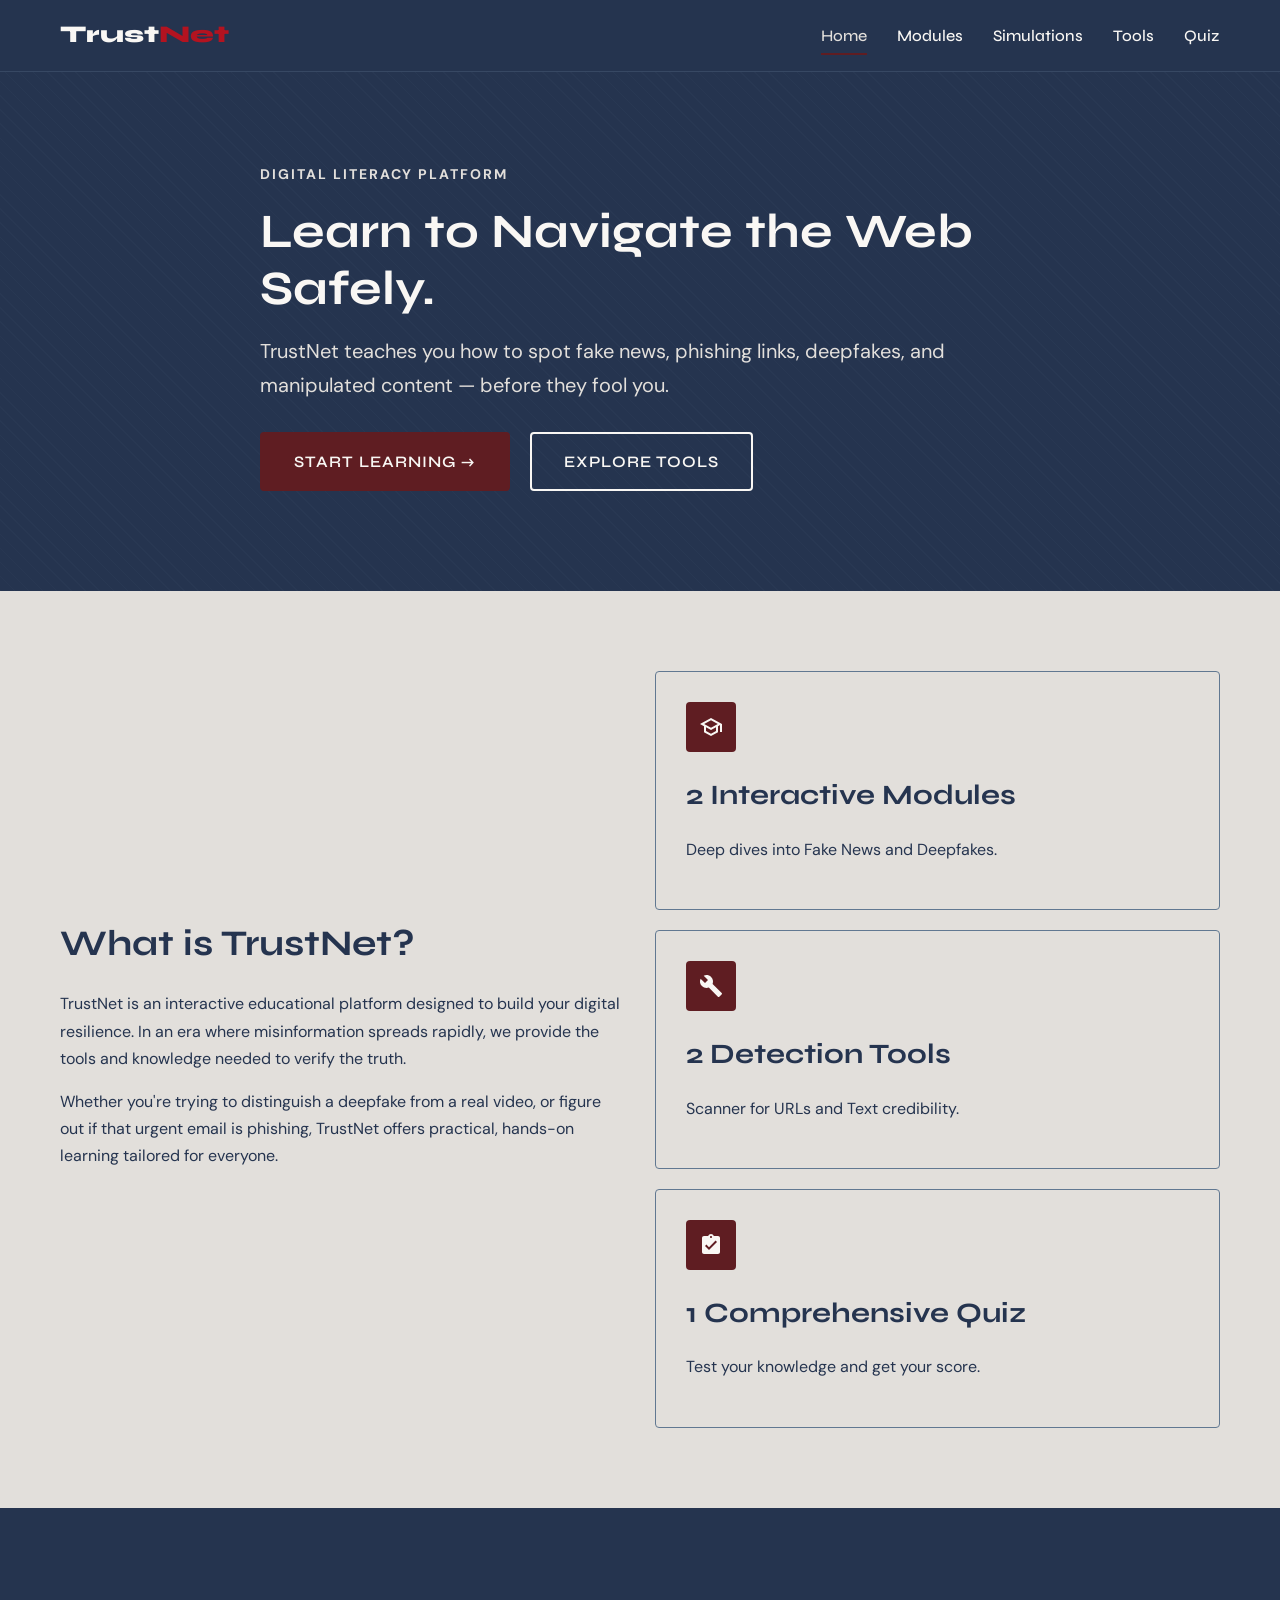
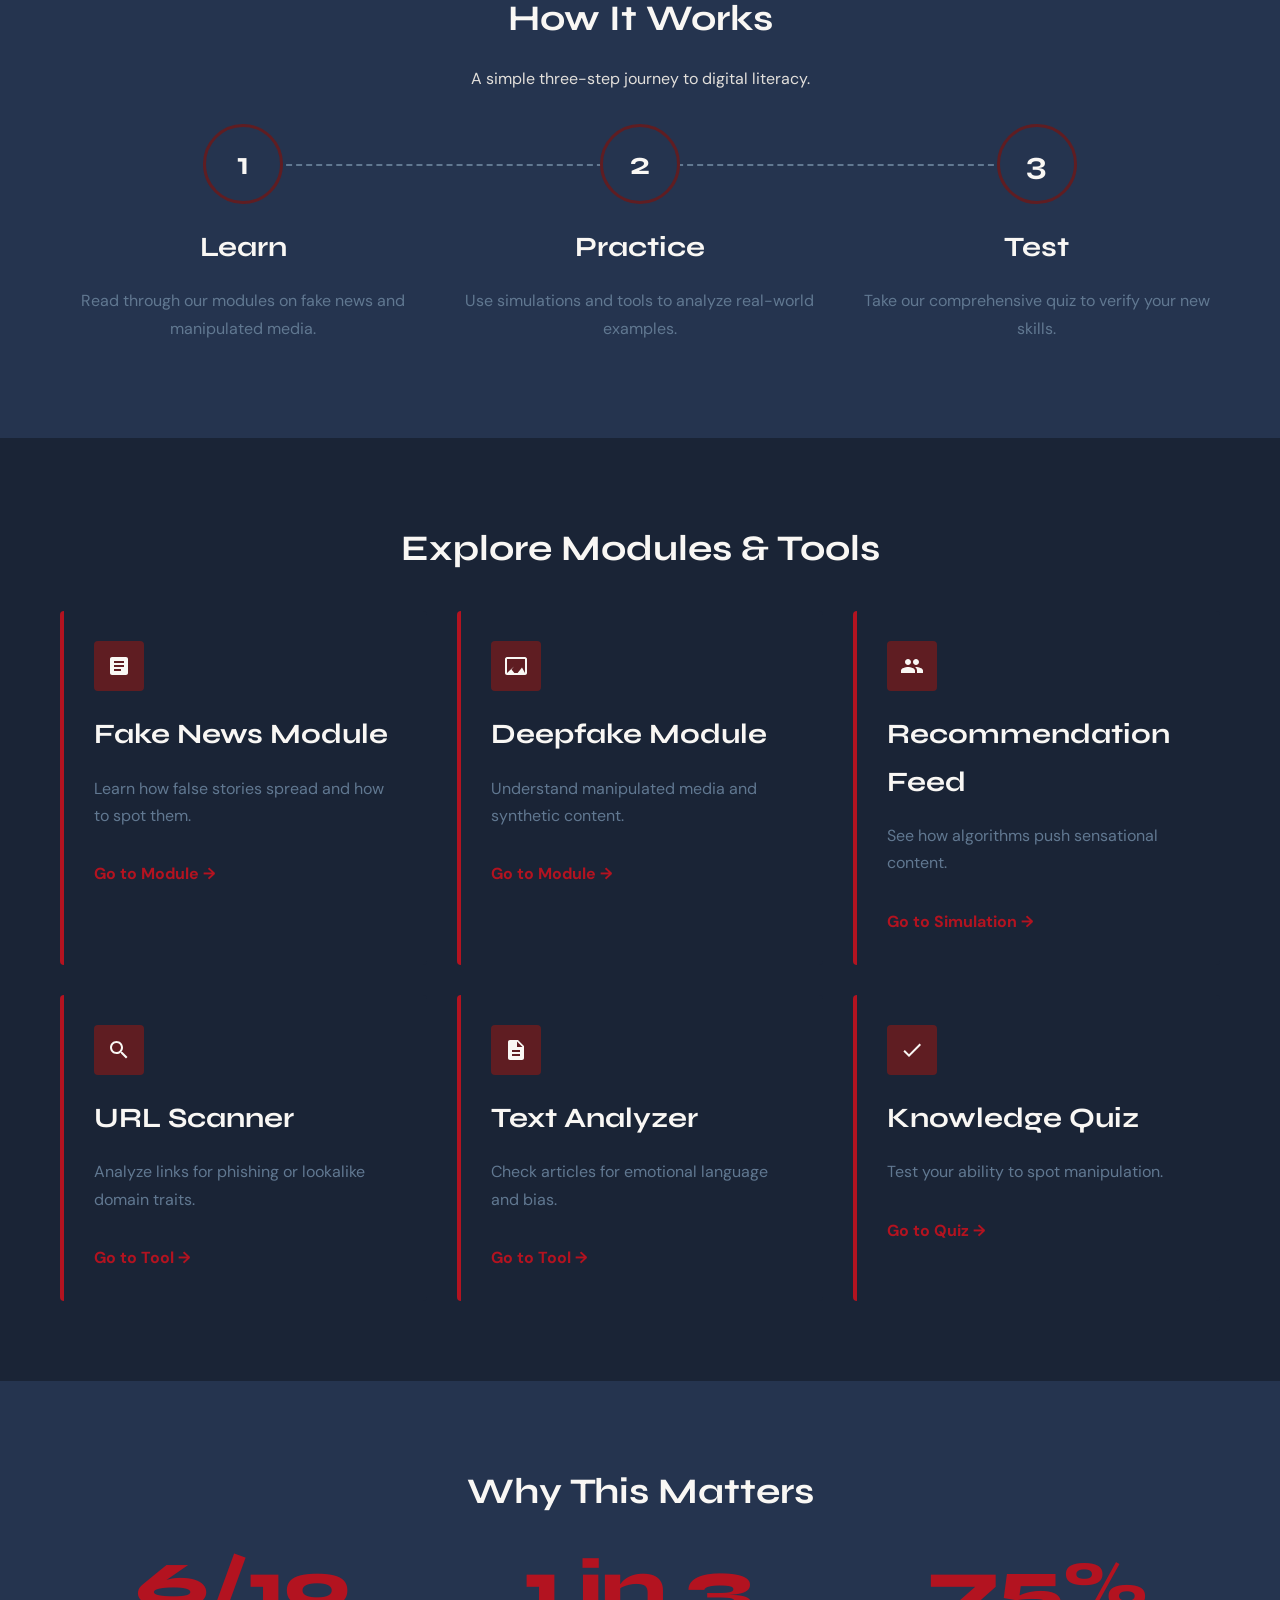
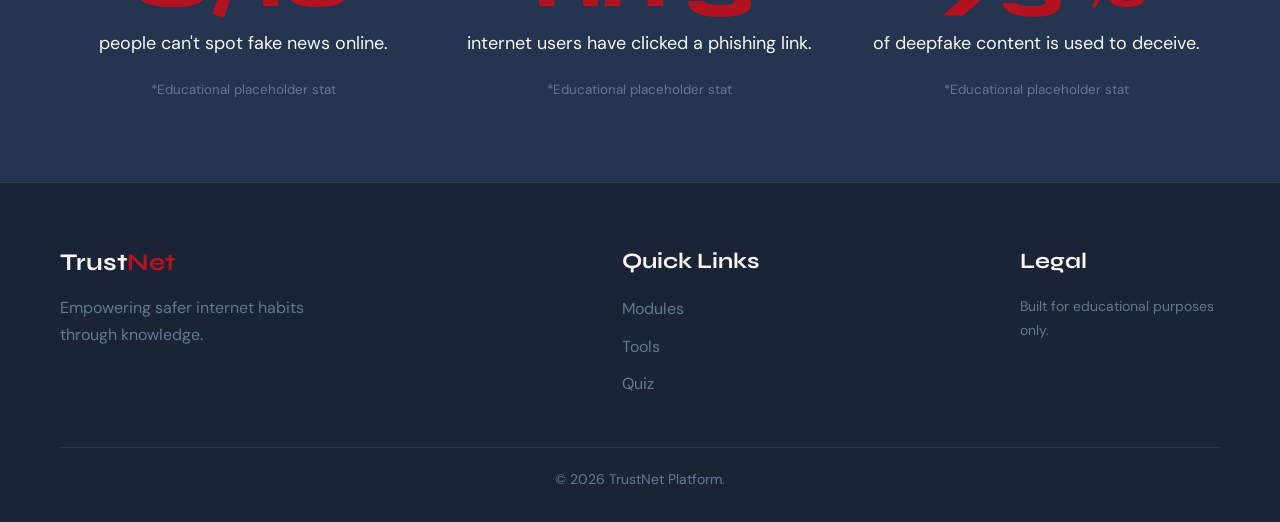
<file: index.html>
<!DOCTYPE html>
<html lang="en">

<head>
  <meta charset="UTF-8">
  <meta name="viewport" content="width=device-width, initial-scale=1.0">
  <title>TrustNet | Digital Literacy Platform</title>
  <link rel="icon" type="image/x-icon" href="/images/earl.png">
  <meta name="description"
    content="Learn to navigate the web safely and spot fake news, phishing, and deepfakes with TrustNet.">
  <link rel="stylesheet" href="css/style.css">
</head>

<body>

  <!-- Navigation -->
  <nav>
    <div class="container nav-container">
      <a href="index.html" class="logo">Trust<span>Net</span></a>
      <button class="mobile-menu-btn" aria-label="Toggle navigation">☰</button>
      <div class="nav-links">
        <a href="index.html" class="active">Home</a>
        <a href="module-fake-news.html">Modules</a>
        <a href="simulation-recommendation.html">Simulations</a>
        <a href="tool-url-scanner.html">Tools</a>
        <a href="quiz.html">Quiz</a>
      </div>
    </div>
  </nav>

  <!-- Hero Section -->
  <section class="page-hero">
    <div class="container hero-content fade-in">
      <span class="tag">Digital Literacy Platform</span>
      <h1>Learn to Navigate the Web Safely.</h1>
      <p class="hero-desc">TrustNet teaches you how to spot fake news, phishing links, deepfakes, and manipulated
        content — before they fool you.</p>
      <div class="hero-buttons">
        <a href="module-fake-news.html" class="btn btn-primary">Start Learning &rarr;</a>
        <a href="tool-url-scanner.html" class="btn btn-outline">Explore Tools</a>
      </div>
    </div>
  </section>

  <!-- What is TrustNet? -->
  <section class="bg-tan fade-in">
    <div class="container grid-2" style="align-items: center;">
      <div>
        <h2 class="text-space-cadet">What is TrustNet?</h2>
        <p class="text-space-cadet" style="color: var(--space-cadet);">TrustNet is an interactive educational platform
          designed to build your digital resilience. In an era where misinformation spreads rapidly, we provide the
          tools and knowledge needed to verify the truth.</p>
        <p class="text-space-cadet" style="color: var(--space-cadet);">Whether you're trying to distinguish a deepfake
          from a real video, or figure out if that urgent email is phishing, TrustNet offers practical, hands-on
          learning tailored for everyone.</p>
      </div>
      <div>
        <div class="card" style="margin-bottom: 20px; border-color: var(--slate-gray);">
          <div class="icon-wrapper">
            <svg viewBox="0 0 24 24">
              <path
                d="M12 3L1 9l4 2.18v6L12 21l7-3.82v-6l2-1.09V17h2V9L12 3zm6.82 6L12 12.72 5.18 9 12 5.28 18.82 9zM17 15.99l-5 2.73-5-2.73v-3.72L12 15l5-2.73v3.72z" />
            </svg>
          </div>
          <h3 style="color: var(--space-cadet);">2 Interactive Modules</h3>
          <p style="color: var(--space-cadet);">Deep dives into Fake News and Deepfakes.</p>
        </div>
        <div class="card" style="margin-bottom: 20px; border-color: var(--slate-gray);">
          <div class="icon-wrapper">
            <svg viewBox="0 0 24 24">
              <path
                d="M22.7 19l-9.1-9.1c.9-2.3.4-5-1.5-6.9-2-2-5-2.4-7.4-1.3L9 6 6 9 1.6 4.7C.4 7.1.9 10.1 2.9 12.1c1.9 1.9 4.6 2.4 6.9 1.5l9.1 9.1c.4.4 1 .4 1.4 0l2.3-2.3c.5-.4.5-1.1.1-1.4z" />
            </svg>
          </div>
          <h3 style="color: var(--space-cadet);">2 Detection Tools</h3>
          <p style="color: var(--space-cadet);">Scanner for URLs and Text credibility.</p>
        </div>
        <div class="card" style="border-color: var(--slate-gray);">
          <div class="icon-wrapper">
            <svg viewBox="0 0 24 24">
              <path
                d="M19 3h-4.18C14.4 1.84 13.3 1 12 1c-1.3 0-2.4.84-2.82 2H5c-1.1 0-2 .9-2 2v14c0 1.1.9 2 2 2h14c1.1 0 2-.9 2-2V5c0-1.1-.9-2-2-2zm-7 0c.55 0 1 .45 1 1s-.45 1-1 1-1-.45-1-1 .45-1 1-1zm-2 14l-4-4 1.41-1.41L10 14.17l6.59-6.59L18 9l-8 8z" />
            </svg>
          </div>
          <h3 style="color: var(--space-cadet);">1 Comprehensive Quiz</h3>
          <p style="color: var(--space-cadet);">Test your knowledge and get your score.</p>
        </div>
      </div>
    </div>
  </section>

  <!-- How It Works -->
  <section class="fade-in">
    <div class="container text-center">
      <h2>How It Works</h2>
      <p class="text-tan mb-4">A simple three-step journey to digital literacy.</p>
      <div class="grid-3" style="position: relative;">
        <!-- Dashed line connector (Desktop only) -->
        <div
          style="position: absolute; top: 40px; left: 16%; right: 16%; height: 2px; border-top: 2px dashed var(--slate-gray); z-index: 0; display: none;"
          class="desktop-connector"></div>

        <div style="position: relative; z-index: 1;">
          <div
            style="width: 80px; height: 80px; border-radius: 50%; border: 3px solid var(--caput-mortuum); background: var(--space-cadet); display: flex; align-items: center; justify-content: center; font-size: 32px; font-weight: bold; margin: 0 auto 20px; color: var(--off-white); font-family: var(--font-heading);">
            1</div>
          <h3>Learn</h3>
          <p class="text-slate">Read through our modules on fake news and manipulated media.</p>
        </div>
        <div style="position: relative; z-index: 1;">
          <div
            style="width: 80px; height: 80px; border-radius: 50%; border: 3px solid var(--caput-mortuum); background: var(--space-cadet); display: flex; align-items: center; justify-content: center; font-size: 32px; font-weight: bold; margin: 0 auto 20px; color: var(--off-white); font-family: var(--font-heading);">
            2</div>
          <h3>Practice</h3>
          <p class="text-slate">Use simulations and tools to analyze real-world examples.</p>
        </div>
        <div style="position: relative; z-index: 1;">
          <div
            style="width: 80px; height: 80px; border-radius: 50%; border: 3px solid var(--caput-mortuum); background: var(--space-cadet); display: flex; align-items: center; justify-content: center; font-size: 32px; font-weight: bold; margin: 0 auto 20px; color: var(--off-white); font-family: var(--font-heading);">
            3</div>
          <h3>Test</h3>
          <p class="text-slate">Take our comprehensive quiz to verify your new skills.</p>
        </div>
      </div>
    </div>
  </section>

  <!-- Modules & Tools Grid -->
  <section class="bg-shadow fade-in">
    <div class="container">
      <h2 class="text-center mb-4">Explore Modules & Tools</h2>
      <div class="grid-3">
        <!-- Module 1 -->
        <div class="card card-dark">
          <div class="icon-wrapper">
            <svg viewBox="0 0 24 24">
              <path
                d="M19 3H5c-1.1 0-2 .9-2 2v14c0 1.1.9 2 2 2h14c1.1 0 2-.9 2-2V5c0-1.1-.9-2-2-2zm-5 14H7v-2h7v2zm3-4H7v-2h10v2zm0-4H7V7h10v2z" />
            </svg>
          </div>
          <h3>Fake News Module</h3>
          <p>Learn how false stories spread and how to spot them.</p>
          <a href="module-fake-news.html">Go to Module &rarr;</a>
        </div>
        <!-- Module 2 -->
        <div class="card card-dark">
          <div class="icon-wrapper">
            <svg viewBox="0 0 24 24">
              <path
                d="M21 3H3C2 3 1 4 1 5v14c0 1.1.9 2 2 2h18c1 0 2-1 2-2V5c0-1-1-2-2-2zm0 15.92c-.02.03-.06.06-.08.08H3V5.08L3.08 5h17.83c.03.02.06.06.08.08v13.84zM10 12.5l-2.5 3 4.5 5.5 6-7.5L21 19H3l7-6.5z" />
            </svg>
          </div>
          <h3>Deepfake Module</h3>
          <p>Understand manipulated media and synthetic content.</p>
          <a href="module-deepfake.html">Go to Module &rarr;</a>
        </div>
        <!-- Simulation -->
        <div class="card card-dark">
          <div class="icon-wrapper">
            <svg viewBox="0 0 24 24">
              <path
                d="M16 11c1.66 0 2.99-1.34 2.99-3S17.66 5 16 5c-1.66 0-3 1.34-3 3s1.34 3 3 3zm-8 0c1.66 0 2.99-1.34 2.99-3S9.66 5 8 5C6.34 5 5 6.34 5 8s1.34 3 3 3zm0 2c-2.33 0-7 1.17-7 3.5V19h14v-2.5c0-2.33-4.67-3.5-7-3.5zm8 0c-.29 0-.62.02-.97.05 1.16.84 1.97 1.97 1.97 3.45V19h6v-2.5c0-2.33-4.67-3.5-7-3.5z" />
            </svg>
          </div>
          <h3>Recommendation Feed</h3>
          <p>See how algorithms push sensational content.</p>
          <a href="simulation-recommendation.html">Go to Simulation &rarr;</a>
        </div>
        <!-- Tool 1 -->
        <div class="card card-dark">
          <div class="icon-wrapper">
            <svg viewBox="0 0 24 24">
              <path
                d="M15.5 14h-.79l-.28-.27C15.41 12.59 16 11.11 16 9.5 16 5.91 13.09 3 9.5 3S3 5.91 3 9.5 5.91 16 9.5 16c1.61 0 3.09-.59 4.23-1.57l.27.28v.79l5 4.99L20.49 19l-4.99-5zm-6 0C7.01 14 5 11.99 5 9.5S7.01 5 9.5 5 14 7.01 14 9.5 11.99 14 9.5 14z" />
            </svg>
          </div>
          <h3>URL Scanner</h3>
          <p>Analyze links for phishing or lookalike domain traits.</p>
          <a href="tool-url-scanner.html">Go to Tool &rarr;</a>
        </div>
        <!-- Tool 2 -->
        <div class="card card-dark">
          <div class="icon-wrapper">
            <svg viewBox="0 0 24 24">
              <path
                d="M14 2H6c-1.1 0-1.99.9-1.99 2L4 20c0 1.1.89 2 1.99 2H18c1.1 0 2-.9 2-2V8l-6-6zm2 16H8v-2h8v2zm0-4H8v-2h8v2zm-3-5V3.5L18.5 9H13z" />
            </svg>
          </div>
          <h3>Text Analyzer</h3>
          <p>Check articles for emotional language and bias.</p>
          <a href="tool-text-analysis.html">Go to Tool &rarr;</a>
        </div>
        <!-- Quiz -->
        <div class="card card-dark">
          <div class="icon-wrapper">
            <svg viewBox="0 0 24 24">
              <path d="M9 16.17L4.83 12l-1.42 1.41L9 19 21 7l-1.41-1.41z" />
            </svg>
          </div>
          <h3>Knowledge Quiz</h3>
          <p>Test your ability to spot manipulation.</p>
          <a href="quiz.html">Go to Quiz &rarr;</a>
        </div>
      </div>
    </div>
  </section>

  <!-- Stats Banner -->
  <section class="fade-in">
    <div class="container text-center">
      <h2 class="mb-4">Why This Matters</h2>
      <div class="grid-3">
        <div>
          <div
            style="font-size: 64px; font-family: var(--font-heading); color: var(--color1); font-weight: 800; line-height: 1;">
            6/10</div>
          <p style="font-size: 18px; margin-top: 10px;">people can't spot fake news online.</p>
          <small class="text-slate">*Educational placeholder stat</small>
        </div>
        <div>
          <div
            style="font-size: 64px; font-family: var(--font-heading); color: var(--color1); font-weight: 800; line-height: 1;">
            1 in 3</div>
          <p style="font-size: 18px; margin-top: 10px;">internet users have clicked a phishing link.</p>
          <small class="text-slate">*Educational placeholder stat</small>
        </div>
        <div>
          <div
            style="font-size: 64px; font-family: var(--font-heading); color: var(--color1); font-weight: 800; line-height: 1;">
            75%</div>
          <p style="font-size: 18px; margin-top: 10px;">of deepfake content is used to deceive.</p>
          <small class="text-slate">*Educational placeholder stat</small>
        </div>
      </div>
    </div>
  </section>

  <!-- Footer -->
  <footer>
    <div class="container">
      <div class="footer-content">
        <div class="footer-left">
          <h3>Trust<span>Net</span></h3>
          <p>Empowering safer internet habits through knowledge.</p>
        </div>
        <div class="footer-right">
          <h4>Quick Links</h4>
          <ul>
            <li><a href="module-fake-news.html">Modules</a></li>
            <li><a href="tool-url-scanner.html">Tools</a></li>
            <li><a href="quiz.html">Quiz</a></li>
          </ul>
        </div>
        <div class="footer-right">
          <h4>Legal</h4>
          <p class="text-slate" style="max-width: 200px; font-size: 14px;">Built for educational purposes only.</p>
        </div>
      </div>
      <div class="footer-bottom">
        &copy; 2026 TrustNet Platform.
      </div>
    </div>
  </footer>

  <style>
    @media (min-width: 769px) {
      .desktop-connector {
        display: block !important;
      }
    }
  </style>
  <script src="js/main.js"></script>
</body>

</html>
</file>
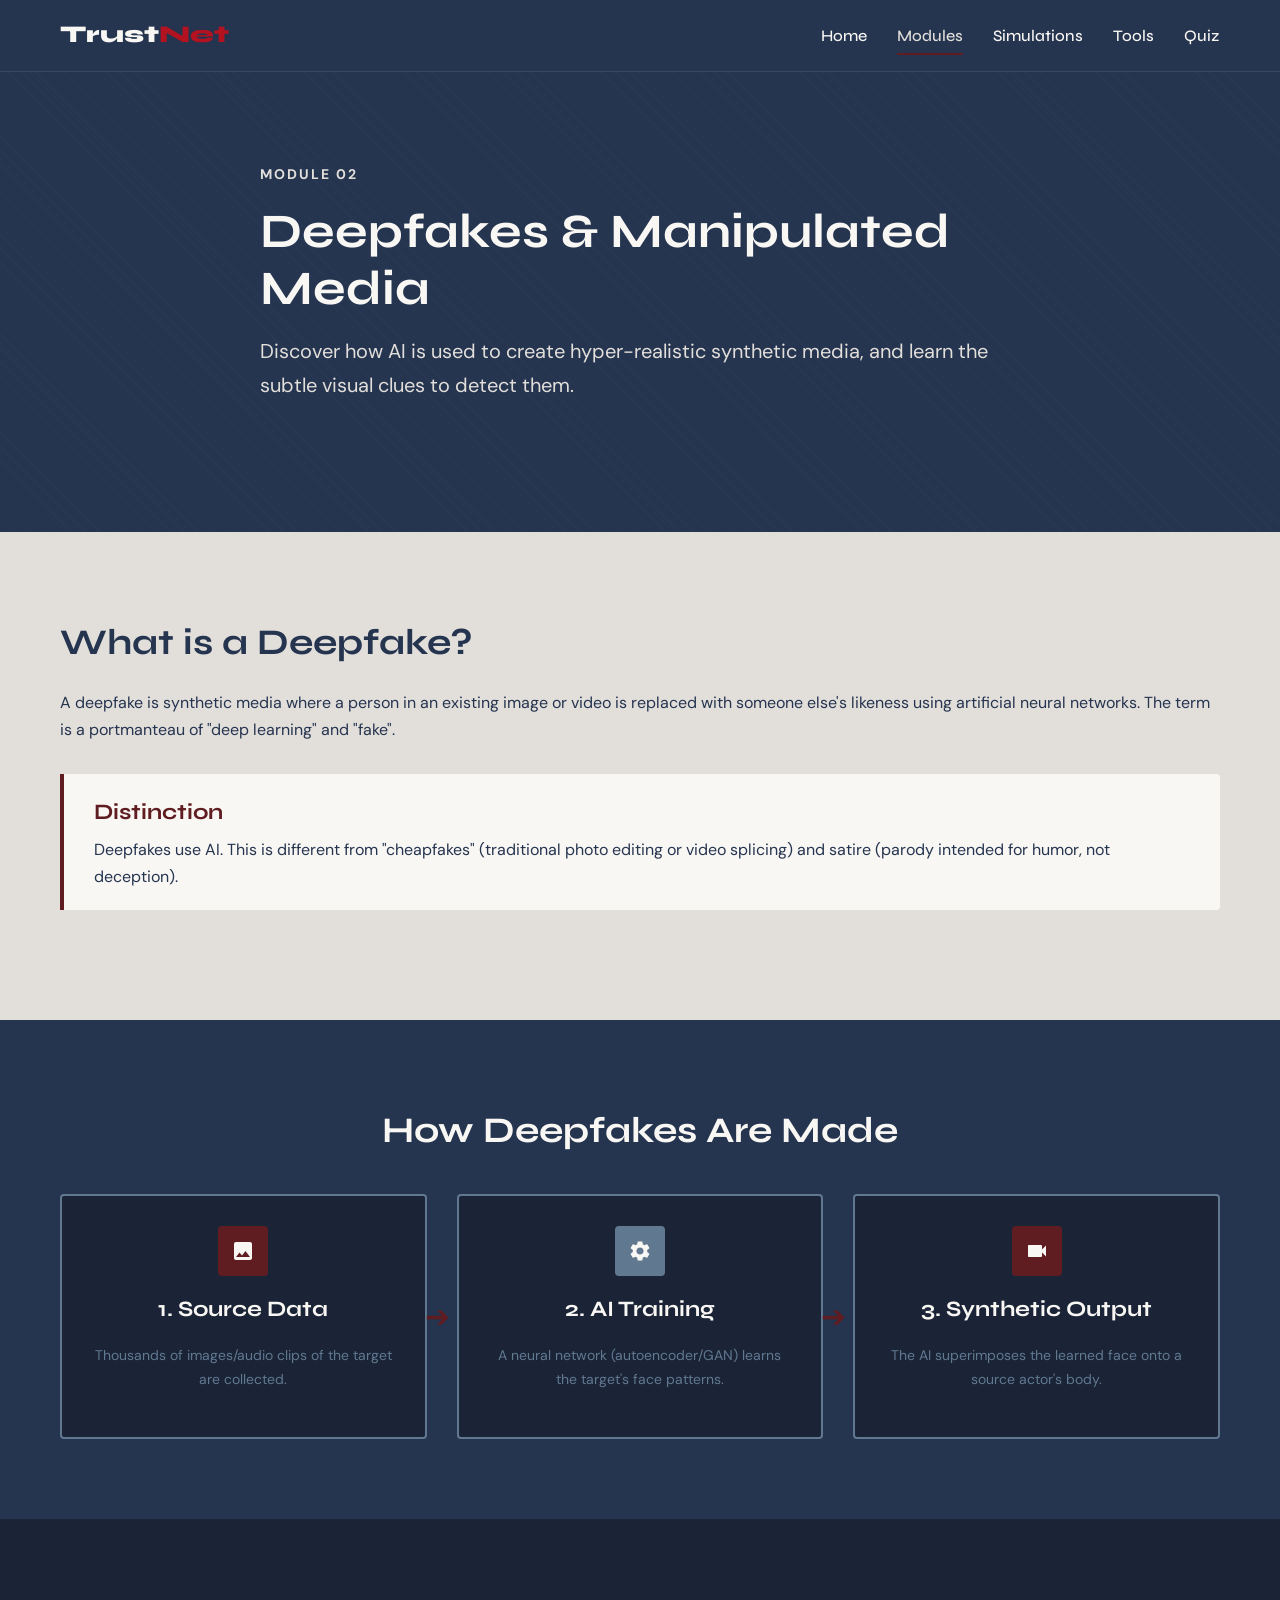
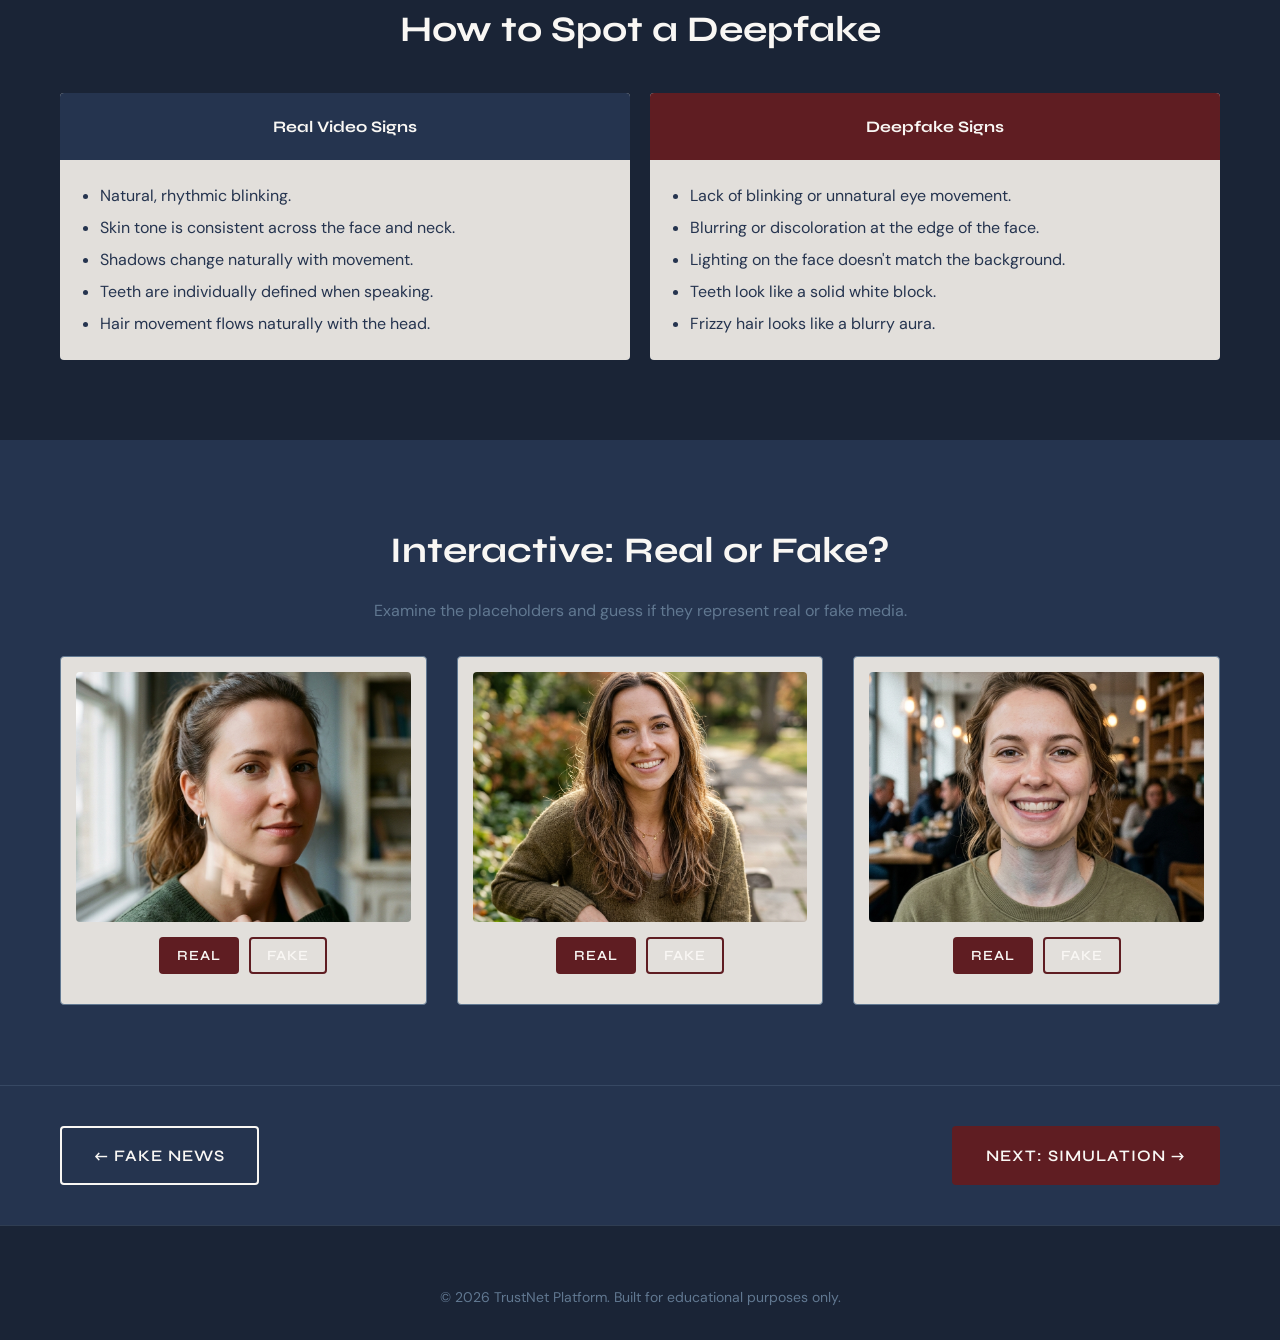
<file: module-deepfake.html>
<!DOCTYPE html>
<html lang="en">

<head>
  <meta charset="UTF-8">
  <meta name="viewport" content="width=device-width, initial-scale=1.0">
  <title>Deepfake Module | TrustNet</title>
  <link rel="stylesheet" href="css/style.css">
  <style>
    .diagram-step {
      text-align: center;
      padding: 30px;
      background: var(--deep-shadow);
      border: 2px solid var(--slate-gray);
      border-radius: 4px;
      position: relative;
    }

    .diagram-step:not(:last-child)::after {
      content: '➔';
      position: absolute;
      right: -25px;
      top: 50%;
      transform: translateY(-50%);
      font-size: 30px;
      color: var(--caput-mortuum);
      z-index: 10;
    }

    @media (max-width: 768px) {
      .diagram-step:not(:last-child)::after {
        content: '⬇';
        right: 50%;
        bottom: -35px;
        top: auto;
        transform: translateX(50%);
      }
    }

    .comparison-table {
      display: grid;
      grid-template-columns: 1fr 1fr;
      gap: 20px;
    }

    .col-real,
    .col-fake {
      background: var(--tan);
      border-radius: 4px;
      overflow: hidden;
    }

    .col-header {
      padding: 20px;
      text-align: center;
      font-weight: bold;
      color: var(--off-white);
      font-family: var(--font-heading);
    }

    .col-real .col-header {
      background: var(--space-cadet);
    }

    .col-fake .col-header {
      background: var(--caput-mortuum);
    }

    .col-content {
      padding: 20px;
      color: var(--space-cadet);
    }

    .col-content ul {
      padding-left: 20px;
      line-height: 2;
    }

    /* Image Quiz Styles */
    .img-placeholder {
      width: 100%;
      height: 250px;
      display: flex;
      align-items: center;
      justify-content: center;
      font-family: var(--font-heading);
      font-size: 24px;
      font-weight: bold;
      margin-bottom: 15px;
      border-radius: 4px;
      color: var(--off-white);
    }

    .img-a {
      background: linear-gradient(45deg, #1A2436, #25344F);
    }

    .img-b {
      background: linear-gradient(45deg, #632024, #25344F);
    }

    .img-c {
      background: linear-gradient(45deg, #617891, #1A2436);
    }

    .quiz-btns {
      display: flex;
      gap: 10px;
      justify-content: center;
      margin-bottom: 15px;
    }

    .df-result {
      display: none;
      padding: 15px;
      border-radius: 4px;
      font-size: 14px;
    }

    .df-result.active {
      display: block;
    }

    .correct {
      background: rgba(46, 204, 113, 0.1);
      border: 1px solid #2ecc71;
      color: #2ecc71;
    }

    .incorrect {
      background: rgba(231, 76, 60, 0.1);
      border: 1px solid #e74c3c;
      color: #e74c3c;
    }
  </style>
</head>

<body>

  <nav>
    <div class="container nav-container">
      <a href="index.html" class="logo">Trust<span>Net</span></a>
      <button class="mobile-menu-btn" aria-label="Toggle navigation">☰</button>
      <div class="nav-links">
        <a href="index.html">Home</a>
        <a href="module-fake-news.html" class="active">Modules</a>
        <a href="simulation-recommendation.html">Simulations</a>
        <a href="tool-url-scanner.html">Tools</a>
        <a href="quiz.html">Quiz</a>
      </div>
    </div>
  </nav>

  <section class="page-hero">
    <div class="container hero-content fade-in">
      <span class="tag">Module 02</span>
      <h1>Deepfakes & Manipulated Media</h1>
      <p class="hero-desc">Discover how AI is used to create hyper-realistic synthetic media, and learn the subtle
        visual clues to detect them.</p>
    </div>
  </section>

  <section class="bg-tan fade-in">
    <div class="container">
      <h2 class="text-space-cadet">What is a Deepfake?</h2>
      <p class="text-space-cadet">A deepfake is synthetic media where a person in an existing image or video is replaced
        with someone else's likeness using artificial neural networks. The term is a portmanteau of "deep learning" and
        "fake".</p>

      <div class="callout" style="background: var(--off-white);">
        <h4 style="color: var(--caput-mortuum); margin-bottom: 5px;">Distinction</h4>
        <p style="color: var(--space-cadet); margin: 0;">Deepfakes use AI. This is different from "cheapfakes"
          (traditional photo editing or video splicing) and satire (parody intended for humor, not deception).</p>
      </div>
    </div>
  </section>

  <section class="fade-in">
    <div class="container text-center">
      <h2>How Deepfakes Are Made</h2>
      <div class="grid-3 mt-4">
        <div class="diagram-step">
          <div class="icon-wrapper" style="margin: 0 auto 15px;"><svg viewBox="0 0 24 24">
              <path
                d="M21 19V5c0-1.1-.9-2-2-2H5c-1.1 0-2 .9-2 2v14c0 1.1.9 2 2 2h14c1.1 0 2-.9 2-2zM8.5 13.5l2.5 3.01L14.5 12l4.5 6H5l3.5-4.5z" />
            </svg></div>
          <h4>1. Source Data</h4>
          <p class="text-slate" style="font-size:14px;">Thousands of images/audio clips of the target are collected.</p>
        </div>
        <div class="diagram-step">
          <div class="icon-wrapper" style="margin: 0 auto 15px; background: var(--slate-gray);"><svg
              viewBox="0 0 24 24">
              <path
                d="M19.14 12.94c.04-.3.06-.61.06-.94 0-.32-.02-.64-.06-.94l2.03-1.58c.18-.14.23-.41.12-.61l-1.92-3.32c-.12-.22-.37-.29-.59-.22l-2.39.96c-.5-.38-1.03-.7-1.62-.94l-.36-2.54c-.04-.24-.24-.41-.48-.41h-3.84c-.24 0-.43.17-.47.41l-.36 2.54c-.59.24-1.13.56-1.62.94l-2.39-.96c-.22-.08-.47 0-.59.22L2.74 8.87c-.12.21-.08.47.12.61l2.03 1.58c-.05.3-.09.63-.09.94s.02.64.06.94l-2.03 1.58c-.18.14-.23.41-.12.61l1.92 3.32c.12.22.37.29.59.22l2.39-.96c.5.38 1.03.7 1.62.94l.36 2.54c.05.24.24.41.48.41h3.84c.24 0 .43-.17.47-.41l.36-2.54c.59-.24 1.13-.56 1.62-.94l2.39.96c.22.08.47 0 .59-.22l1.92-3.32c.12-.22.07-.49-.12-.61l-2.01-1.58zM12 15.6c-1.98 0-3.6-1.62-3.6-3.6s1.62-3.6 3.6-3.6 3.6 1.62 3.6 3.6-1.62 3.6-3.6 3.6z" />
            </svg></div>
          <h4>2. AI Training</h4>
          <p class="text-slate" style="font-size:14px;">A neural network (autoencoder/GAN) learns the target's face
            patterns.</p>
        </div>
        <div class="diagram-step">
          <div class="icon-wrapper" style="margin: 0 auto 15px;"><svg viewBox="0 0 24 24">
              <path
                d="M17 10.5V7c0-.55-.45-1-1-1H4c-.55 0-1 .45-1 1v10c0 .55.45 1 1 1h12c.55 0 1-.45 1-1v-3.5l4 4v-11l-4 4z" />
            </svg></div>
          <h4>3. Synthetic Output</h4>
          <p class="text-slate" style="font-size:14px;">The AI superimposes the learned face onto a source actor's body.
          </p>
        </div>
      </div>
    </div>
  </section>

  <section class="bg-shadow fade-in">
    <div class="container">
      <h2 class="text-center mb-4">How to Spot a Deepfake</h2>
      <div class="comparison-table">
        <div class="col-real">
          <div class="col-header">Real Video Signs</div>
          <div class="col-content">
            <ul>
              <li>Natural, rhythmic blinking.</li>
              <li>Skin tone is consistent across the face and neck.</li>
              <li>Shadows change naturally with movement.</li>
              <li>Teeth are individually defined when speaking.</li>
              <li>Hair movement flows naturally with the head.</li>
            </ul>
          </div>
        </div>
        <div class="col-fake">
          <div class="col-header">Deepfake Signs</div>
          <div class="col-content">
            <ul>
              <li>Lack of blinking or unnatural eye movement.</li>
              <li>Blurring or discoloration at the edge of the face.</li>
              <li>Lighting on the face doesn't match the background.</li>
              <li>Teeth look like a solid white block.</li>
              <li>Frizzy hair looks like a blurry aura.</li>
            </ul>
          </div>
        </div>
      </div>
    </div>
  </section>

  <section class="fade-in">
    <div class="container text-center">
      <h2>Interactive: Real or Fake?</h2>
      <p class="text-slate mb-4">Examine the placeholders and guess if they represent real or fake media.</p>

      <div class="grid-3">
        <!-- Image A -->
        <div class="card" style="padding: 15px;">
          <img src="assets/images/deepfake_a.png" alt="Portrait A"
            style="width: 100%; height: 250px; object-fit: cover; border-radius: 4px; margin-bottom: 15px;">
          <div class="quiz-btns" data-answer="fake">
            <button class="btn btn-primary" style="padding: 8px 16px; font-size: 14px;" data-guess="real">Real</button>
            <button class="btn btn-outline text-caput"
              style="border-color: var(--caput-mortuum); padding: 8px 16px; font-size: 14px;"
              data-guess="fake">Fake</button>
          </div>
          <div class="df-result"></div>
        </div>

        <!-- Image B -->
        <div class="card" style="padding: 15px;">
          <img src="assets/images/real_b.png" alt="Portrait B"
            style="width: 100%; height: 250px; object-fit: cover; border-radius: 4px; margin-bottom: 15px;">
          <div class="quiz-btns" data-answer="real">
            <button class="btn btn-primary" style="padding: 8px 16px; font-size: 14px;" data-guess="real">Real</button>
            <button class="btn btn-outline text-caput"
              style="border-color: var(--caput-mortuum); padding: 8px 16px; font-size: 14px;"
              data-guess="fake">Fake</button>
          </div>
          <div class="df-result"></div>
        </div>

        <!-- Image C -->
        <div class="card" style="padding: 15px;">
          <img src="assets/images/deepfake_c.png" alt="Portrait C"
            style="width: 100%; height: 250px; object-fit: cover; border-radius: 4px; margin-bottom: 15px;">
          <div class="quiz-btns" data-answer="fake">
            <button class="btn btn-primary" style="padding: 8px 16px; font-size: 14px;" data-guess="real">Real</button>
            <button class="btn btn-outline text-caput"
              style="border-color: var(--caput-mortuum); padding: 8px 16px; font-size: 14px;"
              data-guess="fake">Fake</button>
          </div>
          <div class="df-result"></div>
        </div>
      </div>
    </div>
  </section>

  <section style="padding: 40px 0; border-top: 1px solid rgba(97, 120, 145, 0.3);">
    <div class="container flex-center" style="justify-content: space-between;">
      <a href="module-fake-news.html" class="btn btn-outline">&larr; Fake News</a>
      <a href="simulation-recommendation.html" class="btn btn-primary">Next: Simulation &rarr;</a>
    </div>
  </section>

  <footer>
    <div class="container">
      <div class="footer-bottom" style="border:none; padding-top:0;">
        &copy; 2026 TrustNet Platform. Built for educational purposes only.
      </div>
    </div>
  </footer>

  <script src="js/main.js"></script>
  <script>
    document.addEventListener('DOMContentLoaded', () => {
      const btnGroups = document.querySelectorAll('.quiz-btns');

      btnGroups.forEach(group => {
        const btns = group.querySelectorAll('button');
        const correctAnswer = group.getAttribute('data-answer');
        const resultDiv = group.nextElementSibling;

        btns.forEach(btn => {
          btn.addEventListener('click', function () {
            // Disable buttons
            btns.forEach(b => b.disabled = true);
            const guess = this.getAttribute('data-guess');

            resultDiv.classList.add('active');

            if (guess === correctAnswer) {
              resultDiv.classList.add('correct');
              resultDiv.innerHTML = `<strong>Correct!</strong> This was ${correctAnswer}.`;
            } else {
              resultDiv.classList.add('incorrect');
              resultDiv.innerHTML = `<strong>Incorrect.</strong> This was actually ${correctAnswer}.`;

              if (correctAnswer === 'fake') {
                resultDiv.innerHTML += '<br>Notice the blurred edges around the hair.';
              } else {
                resultDiv.innerHTML += '<br>Lighting and shadows behave naturally here.';
              }
            }
          });
        });
      });
    });
  </script>
</body>

</html>
</file>
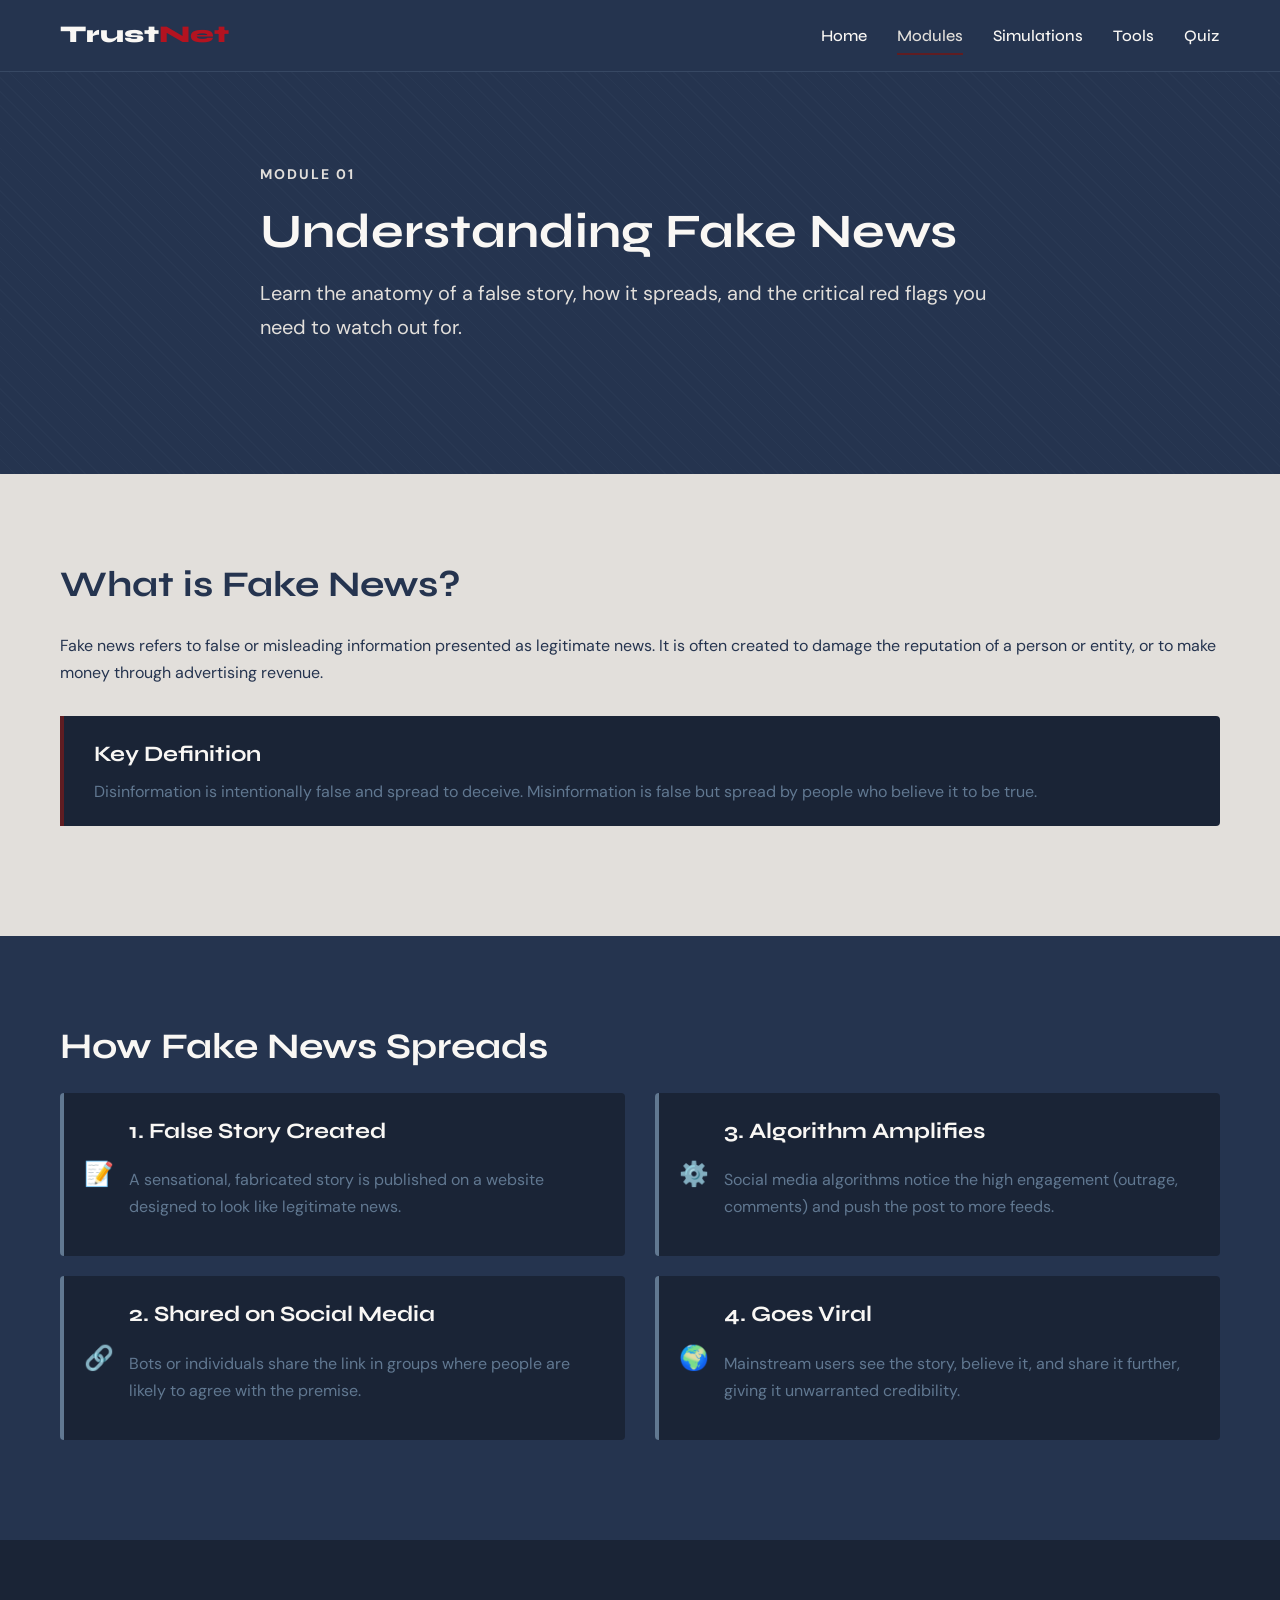
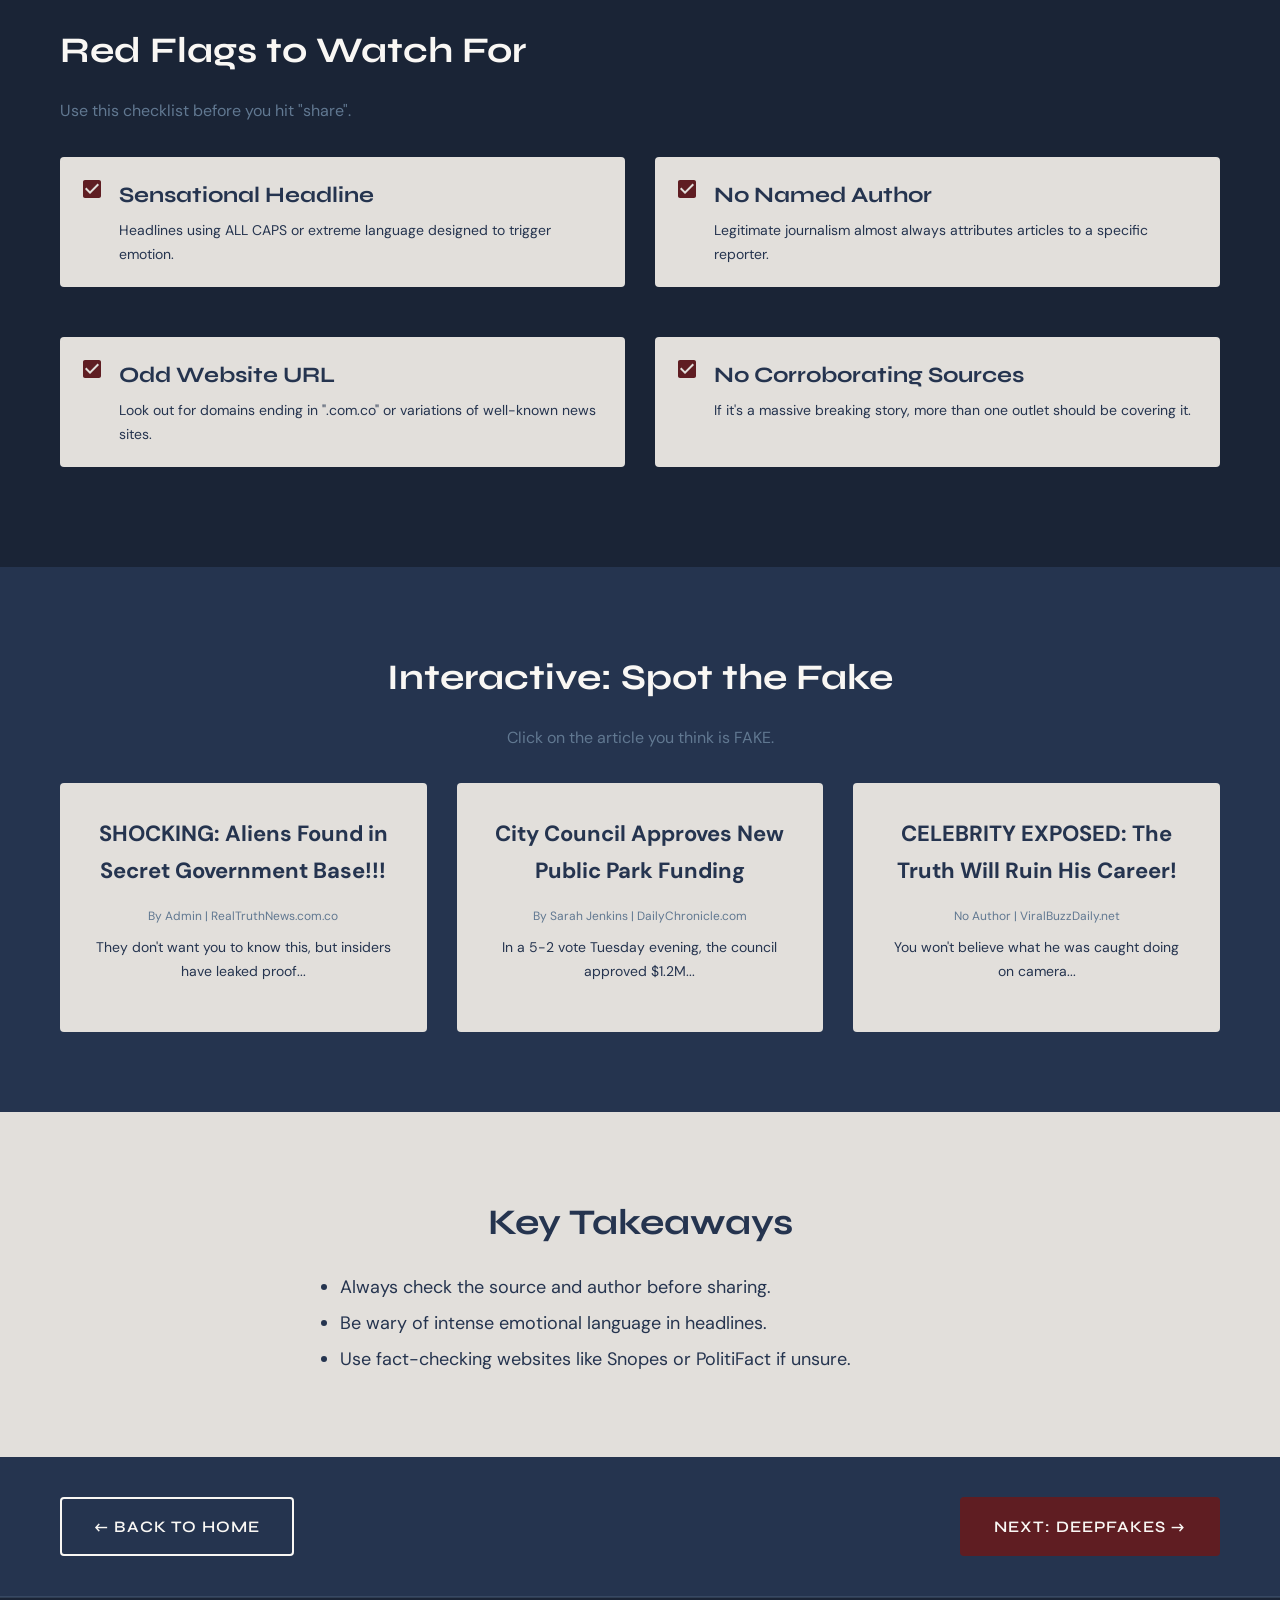
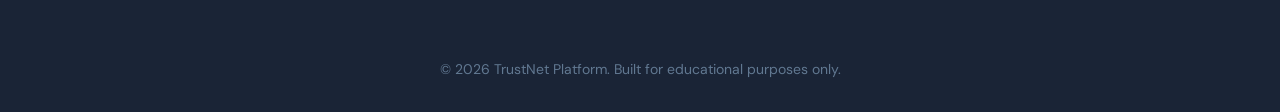
<file: module-fake-news.html>
<!DOCTYPE html>
<html lang="en">
<head>
  <meta charset="UTF-8">
  <meta name="viewport" content="width=device-width, initial-scale=1.0">
  <title>Fake News Module | TrustNet</title>
  <link rel="stylesheet" href="css/style.css">
  <style>
    .flow-step {
      background: var(--deep-shadow);
      padding: 20px;
      border-radius: 4px;
      border-left: 4px solid var(--slate-gray);
      margin-bottom: 20px;
      display: flex;
      align-items: center;
      gap: 15px;
    }
    .flow-icon {
      font-size: 24px;
      color: var(--caput-mortuum);
    }
    .checklist-item {
      display: flex;
      align-items: flex-start;
      gap: 15px;
      margin-bottom: 20px;
      background: var(--tan);
      padding: 20px;
      border-radius: 4px;
      color: var(--space-cadet);
    }
    .checklist-icon {
      color: var(--caput-mortuum);
      flex-shrink: 0;
    }
    .exercise-card {
      cursor: pointer;
      border: 2px solid transparent;
      transition: all 0.3s ease;
    }
    .exercise-card:hover {
      border-color: var(--caput-mortuum);
      transform: translateY(-5px);
    }
    .result-box {
      display: none;
      margin-top: 20px;
      padding: 20px;
      border-radius: 4px;
    }
    .result-box.active { display: block; }
    .correct { background-color: rgba(46, 204, 113, 0.1); border: 2px solid #2ecc71; }
    .incorrect { background-color: rgba(231, 76, 60, 0.1); border: 2px solid #e74c3c; }
  </style>
</head>
<body>

  <!-- Navigation -->
  <nav>
    <div class="container nav-container">
      <a href="index.html" class="logo">Trust<span>Net</span></a>
      <button class="mobile-menu-btn" aria-label="Toggle navigation">☰</button>
      <div class="nav-links">
        <a href="index.html">Home</a>
        <a href="module-fake-news.html" class="active">Modules</a>
        <a href="simulation-recommendation.html">Simulations</a>
        <a href="tool-url-scanner.html">Tools</a>
        <a href="quiz.html">Quiz</a>
      </div>
    </div>
  </nav>

  <!-- Hero Section -->
  <section class="page-hero">
    <div class="container hero-content fade-in">
      <span class="tag">Module 01</span>
      <h1>Understanding Fake News</h1>
      <p class="hero-desc">Learn the anatomy of a false story, how it spreads, and the critical red flags you need to watch out for.</p>
    </div>
  </section>

  <!-- What is Fake News? -->
  <section class="bg-tan fade-in">
    <div class="container">
      <h2 class="text-space-cadet">What is Fake News?</h2>
      <p class="text-space-cadet">Fake news refers to false or misleading information presented as legitimate news. It is often created to damage the reputation of a person or entity, or to make money through advertising revenue.</p>
      
      <div class="callout">
        <h4 style="color: var(--off-white); margin-bottom: 5px;">Key Definition</h4>
        <p style="color: var(--slate-gray); margin: 0;">Disinformation is intentionally false and spread to deceive. Misinformation is false but spread by people who believe it to be true.</p>
      </div>
    </div>
  </section>

  <!-- How it Spreads -->
  <section class="fade-in">
    <div class="container">
      <h2>How Fake News Spreads</h2>
      <div class="grid-2">
        <div>
          <div class="flow-step">
            <div class="flow-icon">📝</div>
            <div>
              <h4 class="mb-2">1. False Story Created</h4>
              <p class="text-slate">A sensational, fabricated story is published on a website designed to look like legitimate news.</p>
            </div>
          </div>
          <div class="flow-step">
            <div class="flow-icon">🔗</div>
            <div>
              <h4 class="mb-2">2. Shared on Social Media</h4>
              <p class="text-slate">Bots or individuals share the link in groups where people are likely to agree with the premise.</p>
            </div>
          </div>
        </div>
        <div>
          <div class="flow-step">
            <div class="flow-icon">⚙️</div>
            <div>
              <h4 class="mb-2">3. Algorithm Amplifies</h4>
              <p class="text-slate">Social media algorithms notice the high engagement (outrage, comments) and push the post to more feeds.</p>
            </div>
          </div>
          <div class="flow-step">
            <div class="flow-icon">🌍</div>
            <div>
              <h4 class="mb-2">4. Goes Viral</h4>
              <p class="text-slate">Mainstream users see the story, believe it, and share it further, giving it unwarranted credibility.</p>
            </div>
          </div>
        </div>
      </div>
    </div>
  </section>

  <!-- Red Flags Checklist -->
  <section class="bg-shadow fade-in">
    <div class="container">
      <h2>Red Flags to Watch For</h2>
      <p class="text-slate mb-4">Use this checklist before you hit "share".</p>
      
      <div class="grid-2">
        <div class="checklist-item">
          <div class="checklist-icon"><svg width="24" height="24" viewBox="0 0 24 24"><path fill="currentColor" d="M19 3H5c-1.11 0-2 .9-2 2v14c0 1.1.89 2 2 2h14c1.11 0 2-.9 2-2V5c0-1.1-.89-2-2-2zm-9 14l-5-5 1.41-1.41L10 14.17l7.59-7.59L19 8l-9 9z"/></svg></div>
          <div>
            <h4 style="color: var(--space-cadet); margin-bottom: 5px;">Sensational Headline</h4>
            <p style="margin:0; font-size: 14px;">Headlines using ALL CAPS or extreme language designed to trigger emotion.</p>
          </div>
        </div>
        <div class="checklist-item">
          <div class="checklist-icon"><svg width="24" height="24" viewBox="0 0 24 24"><path fill="currentColor" d="M19 3H5c-1.11 0-2 .9-2 2v14c0 1.1.89 2 2 2h14c1.11 0 2-.9 2-2V5c0-1.1-.89-2-2-2zm-9 14l-5-5 1.41-1.41L10 14.17l7.59-7.59L19 8l-9 9z"/></svg></div>
          <div>
            <h4 style="color: var(--space-cadet); margin-bottom: 5px;">No Named Author</h4>
            <p style="margin:0; font-size: 14px;">Legitimate journalism almost always attributes articles to a specific reporter.</p>
          </div>
        </div>
        <div class="checklist-item">
          <div class="checklist-icon"><svg width="24" height="24" viewBox="0 0 24 24"><path fill="currentColor" d="M19 3H5c-1.11 0-2 .9-2 2v14c0 1.1.89 2 2 2h14c1.11 0 2-.9 2-2V5c0-1.1-.89-2-2-2zm-9 14l-5-5 1.41-1.41L10 14.17l7.59-7.59L19 8l-9 9z"/></svg></div>
          <div>
            <h4 style="color: var(--space-cadet); margin-bottom: 5px;">Odd Website URL</h4>
            <p style="margin:0; font-size: 14px;">Look out for domains ending in ".com.co" or variations of well-known news sites.</p>
          </div>
        </div>
        <div class="checklist-item">
          <div class="checklist-icon"><svg width="24" height="24" viewBox="0 0 24 24"><path fill="currentColor" d="M19 3H5c-1.11 0-2 .9-2 2v14c0 1.1.89 2 2 2h14c1.11 0 2-.9 2-2V5c0-1.1-.89-2-2-2zm-9 14l-5-5 1.41-1.41L10 14.17l7.59-7.59L19 8l-9 9z"/></svg></div>
          <div>
            <h4 style="color: var(--space-cadet); margin-bottom: 5px;">No Corroborating Sources</h4>
            <p style="margin:0; font-size: 14px;">If it's a massive breaking story, more than one outlet should be covering it.</p>
          </div>
        </div>
      </div>
    </div>
  </section>

  <!-- Interactive Spot the Fake -->
  <section class="fade-in">
    <div class="container text-center">
      <h2>Interactive: Spot the Fake</h2>
      <p class="text-slate mb-4">Click on the article you think is FAKE.</p>
      
      <div class="grid-3" id="exercise-container">
        <div class="card exercise-card" data-is-fake="true">
          <h4 style="color: var(--space-cadet); font-family: 'DM Sans', sans-serif;">SHOCKING: Aliens Found in Secret Government Base!!!</h4>
          <p class="text-slate" style="font-size: 12px; margin-bottom: 10px;">By Admin | RealTruthNews.com.co</p>
          <p style="color: var(--space-cadet); font-size: 14px;">They don't want you to know this, but insiders have leaked proof...</p>
        </div>
        
        <div class="card exercise-card" data-is-fake="false">
          <h4 style="color: var(--space-cadet); font-family: 'DM Sans', sans-serif;">City Council Approves New Public Park Funding</h4>
          <p class="text-slate" style="font-size: 12px; margin-bottom: 10px;">By Sarah Jenkins | DailyChronicle.com</p>
          <p style="color: var(--space-cadet); font-size: 14px;">In a 5-2 vote Tuesday evening, the council approved $1.2M...</p>
        </div>
        
        <div class="card exercise-card" data-is-fake="true">
          <h4 style="color: var(--space-cadet); font-family: 'DM Sans', sans-serif;">CELEBRITY EXPOSED: The Truth Will Ruin His Career!</h4>
          <p class="text-slate" style="font-size: 12px; margin-bottom: 10px;">No Author | ViralBuzzDaily.net</p>
          <p style="color: var(--space-cadet); font-size: 14px;">You won't believe what he was caught doing on camera...</p>
        </div>
      </div>
      
      <div id="exercise-result" class="result-box"></div>
      <button id="reset-exercise" class="btn btn-outline mt-4" style="display: none;">Try Again</button>
    </div>
  </section>

  <!-- Key Takeaways -->
  <section class="bg-tan fade-in">
    <div class="container">
      <h2 class="text-space-cadet text-center">Key Takeaways</h2>
      <ul style="max-width: 600px; margin: 0 auto; color: var(--space-cadet); font-size: 18px; line-height: 2;">
        <li>Always check the source and author before sharing.</li>
        <li>Be wary of intense emotional language in headlines.</li>
        <li>Use fact-checking websites like Snopes or PolitiFact if unsure.</li>
      </ul>
    </div>
  </section>

  <!-- Module Nav Footer -->
  <section style="padding: 40px 0; border-bottom: 1px solid rgba(97, 120, 145, 0.3);">
    <div class="container flex-center" style="justify-content: space-between;">
      <a href="index.html" class="btn btn-outline">&larr; Back to Home</a>
      <a href="module-deepfake.html" class="btn btn-primary">Next: Deepfakes &rarr;</a>
    </div>
  </section>

  <!-- Footer -->
  <footer>
    <div class="container">
      <div class="footer-bottom" style="border:none; padding-top:0;">
        &copy; 2026 TrustNet Platform. Built for educational purposes only.
      </div>
    </div>
  </footer>

  <script src="js/main.js"></script>
  <script>
    document.addEventListener('DOMContentLoaded', () => {
      const cards = document.querySelectorAll('.exercise-card');
      const resultBox = document.getElementById('exercise-result');
      const resetBtn = document.getElementById('reset-exercise');
      
      cards.forEach(card => {
        card.addEventListener('click', function() {
          if(resultBox.classList.contains('active')) return; // already answered
          
          const isFake = this.getAttribute('data-is-fake') === 'true';
          
          resultBox.classList.remove('correct', 'incorrect');
          resultBox.classList.add('active');
          
          if(isFake) {
            this.style.borderColor = '#2ecc71';
            resultBox.classList.add('correct');
            resultBox.innerHTML = '<h3 style="color:#2ecc71; margin-bottom:10px;">Correct!</h3><p>You spotted a fake article. Notice the sensational headline, lack of credible author, or suspicious URL.</p>';
          } else {
            this.style.borderColor = '#e74c3c';
            resultBox.classList.add('incorrect');
            resultBox.innerHTML = '<h3 style="color:#e74c3c; margin-bottom:10px;">Oops, that one was real.</h3><p>This is a standard news report with a named author, neutral headline, and specific facts.</p>';
          }
          
          resetBtn.style.display = 'inline-block';
        });
      });
      
      resetBtn.addEventListener('click', () => {
        resultBox.classList.remove('active');
        resetBtn.style.display = 'none';
        cards.forEach(c => c.style.borderColor = 'transparent');
        
        // Optional: shuffle cards
        const container = document.getElementById('exercise-container');
        for (let i = container.children.length; i >= 0; i--) {
            container.appendChild(container.children[Math.random() * i | 0]);
        }
      });
    });
  </script>
</body>
</html>
</file>
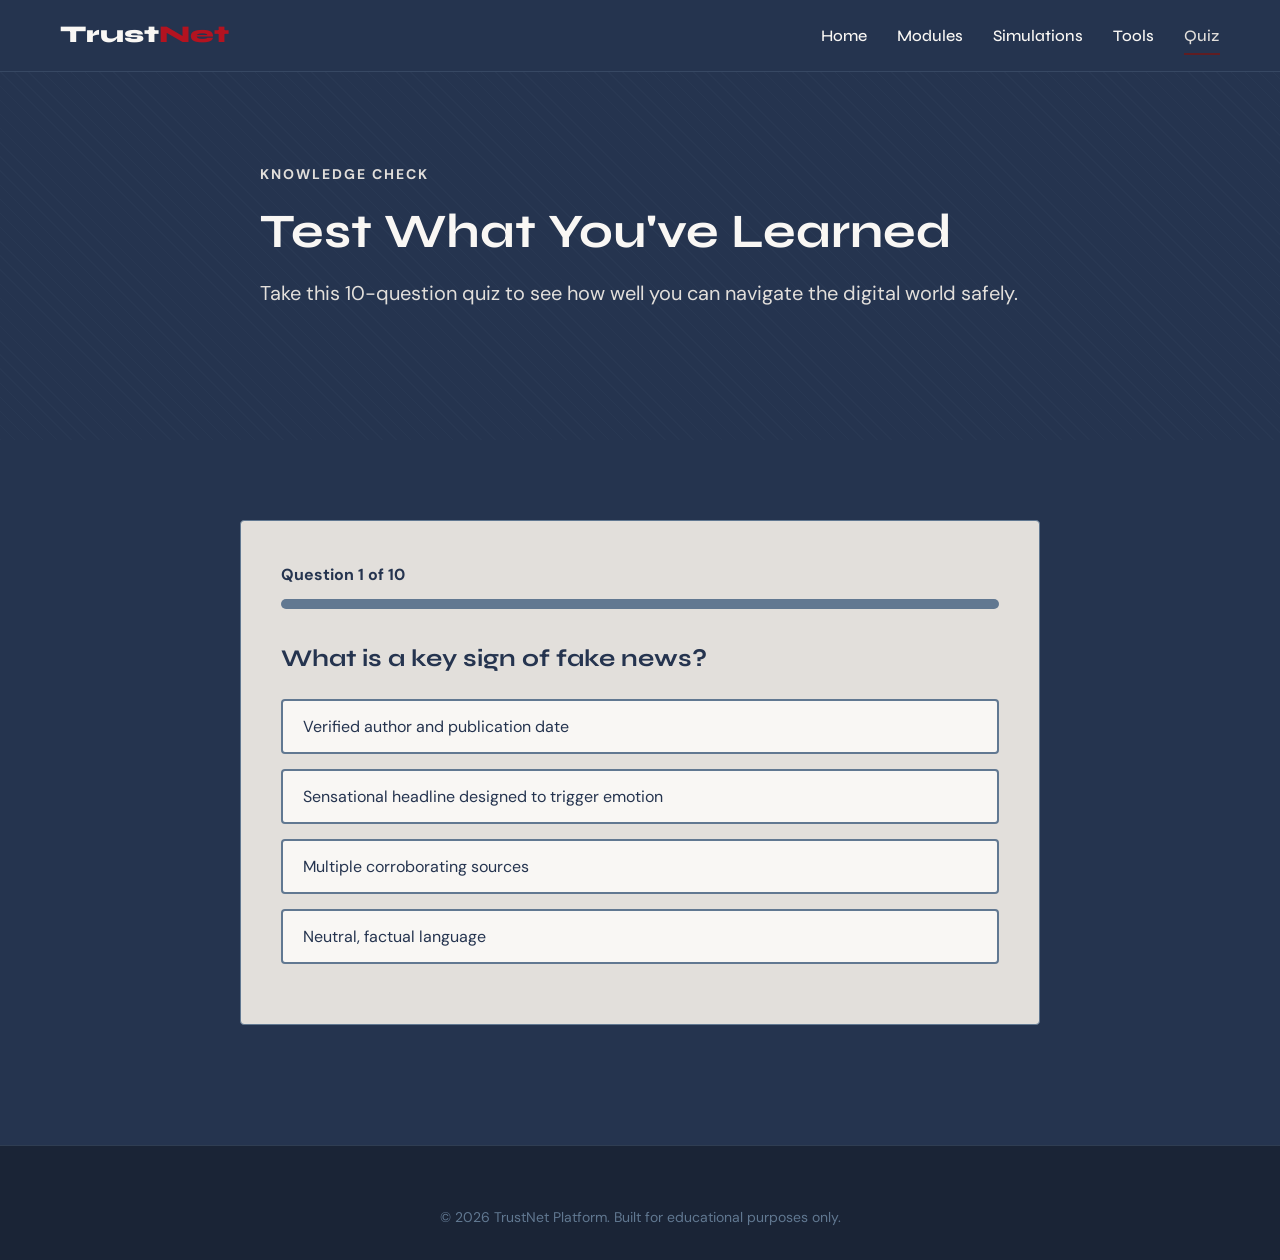
<file: quiz.html>
<!DOCTYPE html>
<html lang="en">
<head>
  <meta charset="UTF-8">
  <meta name="viewport" content="width=device-width, initial-scale=1.0">
  <title>Knowledge Quiz | TrustNet</title>
  <link rel="stylesheet" href="css/style.css">
  <style>
    .quiz-container {
      background: var(--tan);
      border-radius: 4px;
      border: 1px solid var(--slate-gray);
      padding: 40px;
      max-width: 800px;
      margin: 0 auto 40px;
      color: var(--space-cadet);
    }

    /* Progress Bar */
    .progress-wrapper {
      margin-bottom: 30px;
    }
    .progress-text {
      display: flex;
      justify-content: space-between;
      margin-bottom: 10px;
      font-weight: bold;
      color: var(--space-cadet);
    }
    .progress-bar {
      width: 100%;
      height: 10px;
      background: var(--slate-gray);
      border-radius: 5px;
      overflow: hidden;
    }
    .progress-fill {
      height: 100%;
      background: var(--caput-mortuum);
      width: 0%;
      transition: width 0.3s ease;
    }

    /* Questions */
    .question-title {
      font-family: var(--font-heading);
      font-size: 24px;
      margin-bottom: 20px;
      color: var(--space-cadet);
    }
    
    .options-grid {
      display: grid;
      gap: 15px;
      margin-bottom: 20px;
    }
    
    .option-btn {
      background: var(--off-white);
      border: 2px solid var(--slate-gray);
      padding: 15px 20px;
      border-radius: 4px;
      text-align: left;
      font-family: var(--font-body);
      font-size: 16px;
      cursor: pointer;
      transition: all 0.2s ease;
      color: var(--space-cadet);
    }
    
    .option-btn:hover:not(:disabled) {
      border-color: var(--caput-mortuum);
      background: rgba(99, 32, 36, 0.05);
    }
    
    .option-btn.correct {
      background: rgba(46, 204, 113, 0.1);
      border-color: #2ecc71;
    }
    
    .option-btn.incorrect {
      background: rgba(231, 76, 60, 0.1);
      border-color: #e74c3c;
    }
    
    .option-btn:disabled {
      cursor: default;
    }

    .explanation-box {
      display: none;
      padding: 20px;
      background: var(--space-cadet);
      color: var(--off-white);
      border-radius: 4px;
      margin-bottom: 20px;
    }
    .explanation-box.active { display: block; }

    /* Results Screen */
    #results-screen {
      display: none;
      text-align: center;
    }
    
    .score-circle {
      width: 150px;
      height: 150px;
      border-radius: 50%;
      border: 5px solid var(--caput-mortuum);
      display: flex;
      align-items: center;
      justify-content: center;
      font-size: 48px;
      font-family: var(--font-heading);
      font-weight: bold;
      color: var(--space-cadet);
      margin: 0 auto 20px;
    }
    
    .grade-label {
      font-size: 28px;
      font-family: var(--font-heading);
      font-weight: bold;
      color: var(--caput-mortuum);
      margin-bottom: 10px;
    }

    .review-section {
      text-align: left;
      margin-top: 40px;
      border-top: 2px solid var(--slate-gray);
      padding-top: 20px;
    }
    .review-item {
      background: var(--off-white);
      padding: 20px;
      border-radius: 4px;
      margin-bottom: 15px;
      border: 1px solid var(--slate-gray);
    }
    .review-item.review-correct { border-left: 4px solid #2ecc71; }
    .review-item.review-incorrect { border-left: 4px solid #e74c3c; }
  </style>
</head>
<body>

  <nav>
    <div class="container nav-container">
      <a href="index.html" class="logo">Trust<span>Net</span></a>
      <button class="mobile-menu-btn" aria-label="Toggle navigation">☰</button>
      <div class="nav-links">
        <a href="index.html">Home</a>
        <a href="module-fake-news.html">Modules</a>
        <a href="simulation-recommendation.html">Simulations</a>
        <a href="tool-url-scanner.html">Tools</a>
        <a href="quiz.html" class="active">Quiz</a>
      </div>
    </div>
  </nav>

  <section class="page-hero">
    <div class="container hero-content fade-in">
      <span class="tag">Knowledge Check</span>
      <h1>Test What You've Learned</h1>
      <p class="hero-desc">Take this 10-question quiz to see how well you can navigate the digital world safely.</p>
    </div>
  </section>

  <section class="fade-in">
    <div class="container">
      
      <div class="quiz-container" id="quiz-screen">
        <div class="progress-wrapper">
          <div class="progress-text">
            <span>Question <span id="current-q">1</span> of 10</span>
          </div>
          <div class="progress-bar">
            <div class="progress-fill" id="progress-fill"></div>
          </div>
        </div>

        <h2 class="question-title" id="question-text">Loading question...</h2>
        
        <div class="options-grid" id="options-container">
          <!-- Options injected by JS -->
        </div>
        
        <div class="explanation-box" id="explanation-box"></div>
        
        <div style="text-align: right;">
          <button id="next-btn" class="btn btn-primary" style="display: none;">Next Question &rarr;</button>
        </div>
      </div>

      <div class="quiz-container" id="results-screen">
        <h2 style="color: var(--space-cadet);">Quiz Complete!</h2>
        <div class="score-circle" id="final-score">8/10</div>
        <div class="grade-label" id="grade-label">Proficient</div>
        <p id="feedback-text" style="font-size: 18px; margin-bottom: 30px;"></p>
        
        <div>
          <button id="retake-btn" class="btn btn-primary">Retake Quiz</button>
          <a href="index.html" class="btn btn-outline" style="color: var(--space-cadet); border-color: var(--space-cadet);">Back to Home</a>
        </div>
        
        <div class="review-section">
          <h3 style="color: var(--space-cadet); margin-bottom: 20px;">Review Answers</h3>
          <div id="review-container">
            <!-- Review items injected by JS -->
          </div>
        </div>
      </div>

    </div>
  </section>

  <footer>
    <div class="container">
      <div class="footer-bottom" style="border:none; padding-top:0;">
        &copy; 2026 TrustNet Platform. Built for educational purposes only.
      </div>
    </div>
  </footer>

  <script src="js/main.js"></script>
  <script src="js/quiz.js"></script>
</body>
</html>
</file>
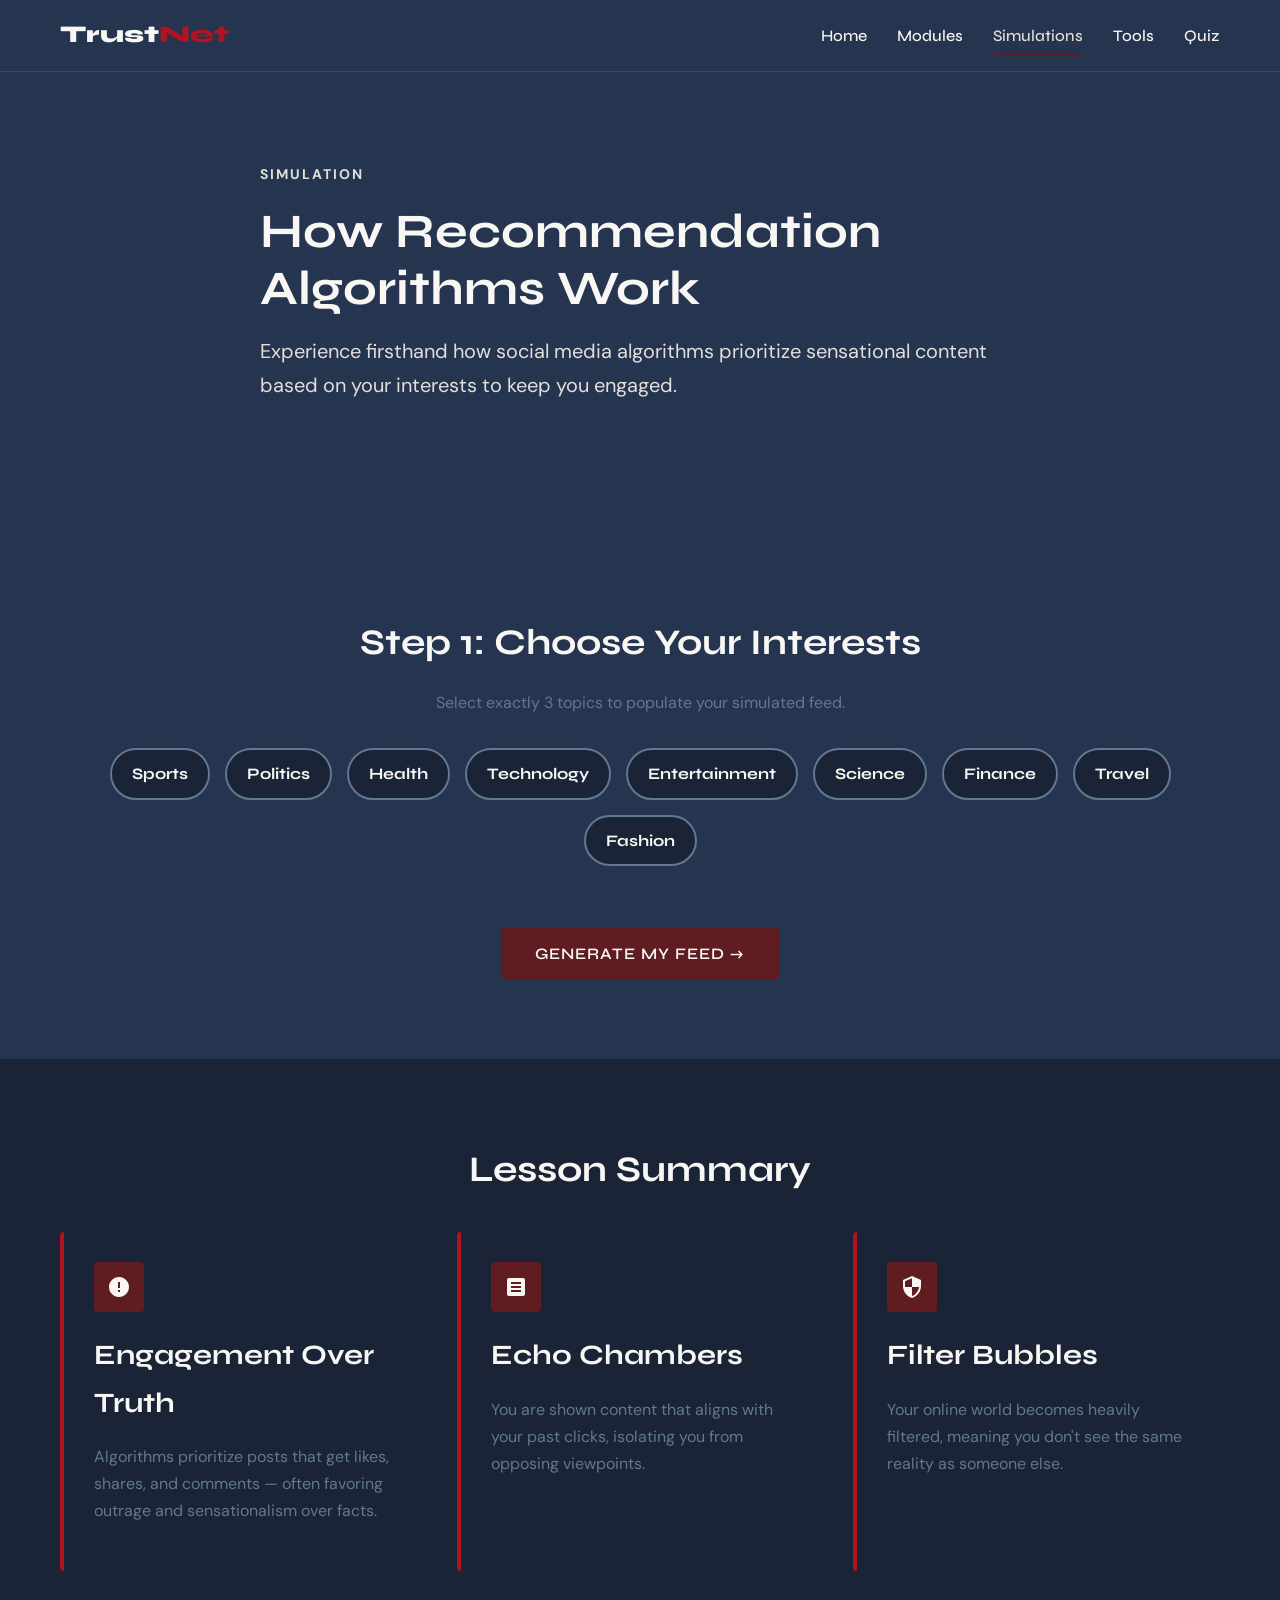
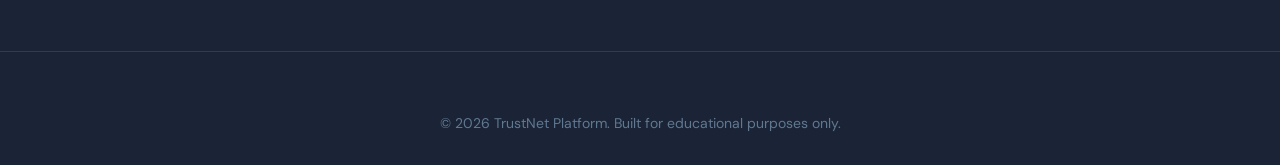
<file: simulation-recommendation.html>
<!DOCTYPE html>
<html lang="en">
<head>
  <meta charset="UTF-8">
  <meta name="viewport" content="width=device-width, initial-scale=1.0">
  <title>Recommendation Simulation | TrustNet</title>
  <link rel="stylesheet" href="css/style.css">
  <style>
    .interest-grid {
      display: flex;
      flex-wrap: wrap;
      gap: 15px;
      justify-content: center;
      margin-bottom: 30px;
    }
    .interest-tag {
      background: var(--deep-shadow);
      color: var(--off-white);
      border: 2px solid var(--slate-gray);
      padding: 10px 20px;
      border-radius: 30px;
      cursor: pointer;
      font-family: var(--font-heading);
      font-weight: bold;
      transition: all 0.3s ease;
      user-select: none;
    }
    .interest-tag.selected {
      background: var(--caput-mortuum);
      border-color: var(--caput-mortuum);
    }
    
    #feed-section {
      display: none;
      max-width: 600px;
      margin: 0 auto;
    }
    .feed-card {
      background: var(--tan);
      border: 1px solid var(--slate-gray);
      border-radius: 4px;
      padding: 20px;
      margin-bottom: 20px;
      color: var(--space-cadet);
      transition: all 0.3s ease;
    }
    .feed-card h4 { color: var(--space-cadet); font-family: var(--font-body); }
    .feed-meta { display: flex; justify-content: space-between; font-size: 14px; color: var(--slate-gray); margin-top: 15px;}
    
    .flagged-warning {
      display: none;
      background: var(--caput-mortuum);
      color: var(--off-white);
      padding: 8px;
      font-size: 14px;
      font-weight: bold;
      text-align: center;
      margin-bottom: 10px;
      border-radius: 4px;
    }
    
    .feed-card.revealed {
      border: 2px solid var(--caput-mortuum);
      background: rgba(99, 32, 36, 0.05); /* very light tint */
    }
    .feed-card.revealed .flagged-warning {
      display: block;
    }
    
    #explanation-panel {
      display: none;
      background: var(--deep-shadow);
      padding: 25px;
      border-left: 4px solid var(--tan);
      border-radius: 4px;
      margin-top: 30px;
    }
  </style>
</head>
<body>

  <nav>
    <div class="container nav-container">
      <a href="index.html" class="logo">Trust<span>Net</span></a>
      <button class="mobile-menu-btn" aria-label="Toggle navigation">☰</button>
      <div class="nav-links">
        <a href="index.html">Home</a>
        <a href="module-fake-news.html">Modules</a>
        <a href="simulation-recommendation.html" class="active">Simulations</a>
        <a href="tool-url-scanner.html">Tools</a>
        <a href="quiz.html">Quiz</a>
      </div>
    </div>
  </nav>

  <section class="page-hero">
    <div class="container hero-content fade-in">
      <span class="tag">Simulation</span>
      <h1>How Recommendation Algorithms Work</h1>
      <p class="hero-desc">Experience firsthand how social media algorithms prioritize sensational content based on your interests to keep you engaged.</p>
    </div>
  </section>

  <!-- Step 1: Choose Interests -->
  <section class="fade-in" id="step1">
    <div class="container text-center">
      <h2>Step 1: Choose Your Interests</h2>
      <p class="text-slate mb-4">Select exactly 3 topics to populate your simulated feed.</p>
      
      <div class="interest-grid" id="interest-container">
        <div class="interest-tag" data-topic="Sports">Sports</div>
        <div class="interest-tag" data-topic="Politics">Politics</div>
        <div class="interest-tag" data-topic="Health">Health</div>
        <div class="interest-tag" data-topic="Technology">Technology</div>
        <div class="interest-tag" data-topic="Entertainment">Entertainment</div>
        <div class="interest-tag" data-topic="Science">Science</div>
        <div class="interest-tag" data-topic="Finance">Finance</div>
        <div class="interest-tag" data-topic="Travel">Travel</div>
        <div class="interest-tag" data-topic="Fashion">Fashion</div>
      </div>
      
      <button id="generate-feed-btn" class="btn btn-primary mt-4" disabled>Generate My Feed &rarr;</button>
    </div>
  </section>

  <!-- Step 2-4: Feed and Reveal -->
  <section class="bg-tan fade-in" id="feed-section">
    <div class="container">
      <div style="display:flex; justify-content: space-between; align-items: center; margin-bottom: 20px;">
        <h2 class="text-space-cadet">Your Custom Feed</h2>
        <button id="reveal-btn" class="btn btn-primary" style="padding: 10px 20px; font-size: 14px;">Reveal Misleading Content</button>
      </div>
      
      <div id="feed-container">
        <!-- Cards generated by JS -->
      </div>
      
      <div id="explanation-panel">
        <h3 style="color: var(--off-white);">Why did you see these?</h3>
        <p class="text-slate" id="explanation-text"></p>
      </div>
    </div>
  </section>

  <!-- Lesson Summary -->
  <section class="bg-shadow fade-in">
    <div class="container">
      <h2 class="text-center mb-4">Lesson Summary</h2>
      <div class="grid-3">
        <div class="card card-dark">
          <div class="icon-wrapper"><svg viewBox="0 0 24 24"><path d="M12 2C6.48 2 2 6.48 2 12s4.48 10 10 10 10-4.48 10-10S17.52 2 12 2zm1 15h-2v-2h2v2zm0-4h-2V7h2v6z"/></svg></div>
          <h3>Engagement Over Truth</h3>
          <p>Algorithms prioritize posts that get likes, shares, and comments — often favoring outrage and sensationalism over facts.</p>
        </div>
        <div class="card card-dark">
          <div class="icon-wrapper"><svg viewBox="0 0 24 24"><path d="M19 3H5c-1.1 0-2 .9-2 2v14c0 1.1.9 2 2 2h14c1.1 0 2-.9 2-2V5c0-1.1-.9-2-2-2zm-2 14H7v-2h10v2zm0-4H7v-2h10v2zm0-4H7V7h10v2z"/></svg></div>
          <h3>Echo Chambers</h3>
          <p>You are shown content that aligns with your past clicks, isolating you from opposing viewpoints.</p>
        </div>
        <div class="card card-dark">
          <div class="icon-wrapper"><svg viewBox="0 0 24 24"><path d="M12 1L3 5v6c0 5.55 3.84 10.74 9 12 5.16-1.26 9-6.45 9-12V5l-9-4zm0 10.99h7c-.53 4.12-3.28 7.79-7 8.94V12H5V6.3l7-3.11v8.8z"/></svg></div>
          <h3>Filter Bubbles</h3>
          <p>Your online world becomes heavily filtered, meaning you don't see the same reality as someone else.</p>
        </div>
      </div>
    </div>
  </section>

  <footer>
    <div class="container">
      <div class="footer-bottom" style="border:none; padding-top:0;">
        &copy; 2026 TrustNet Platform. Built for educational purposes only.
      </div>
    </div>
  </footer>

  <script src="js/main.js"></script>
  <script src="js/simulation.js"></script>
</body>
</html>
</file>
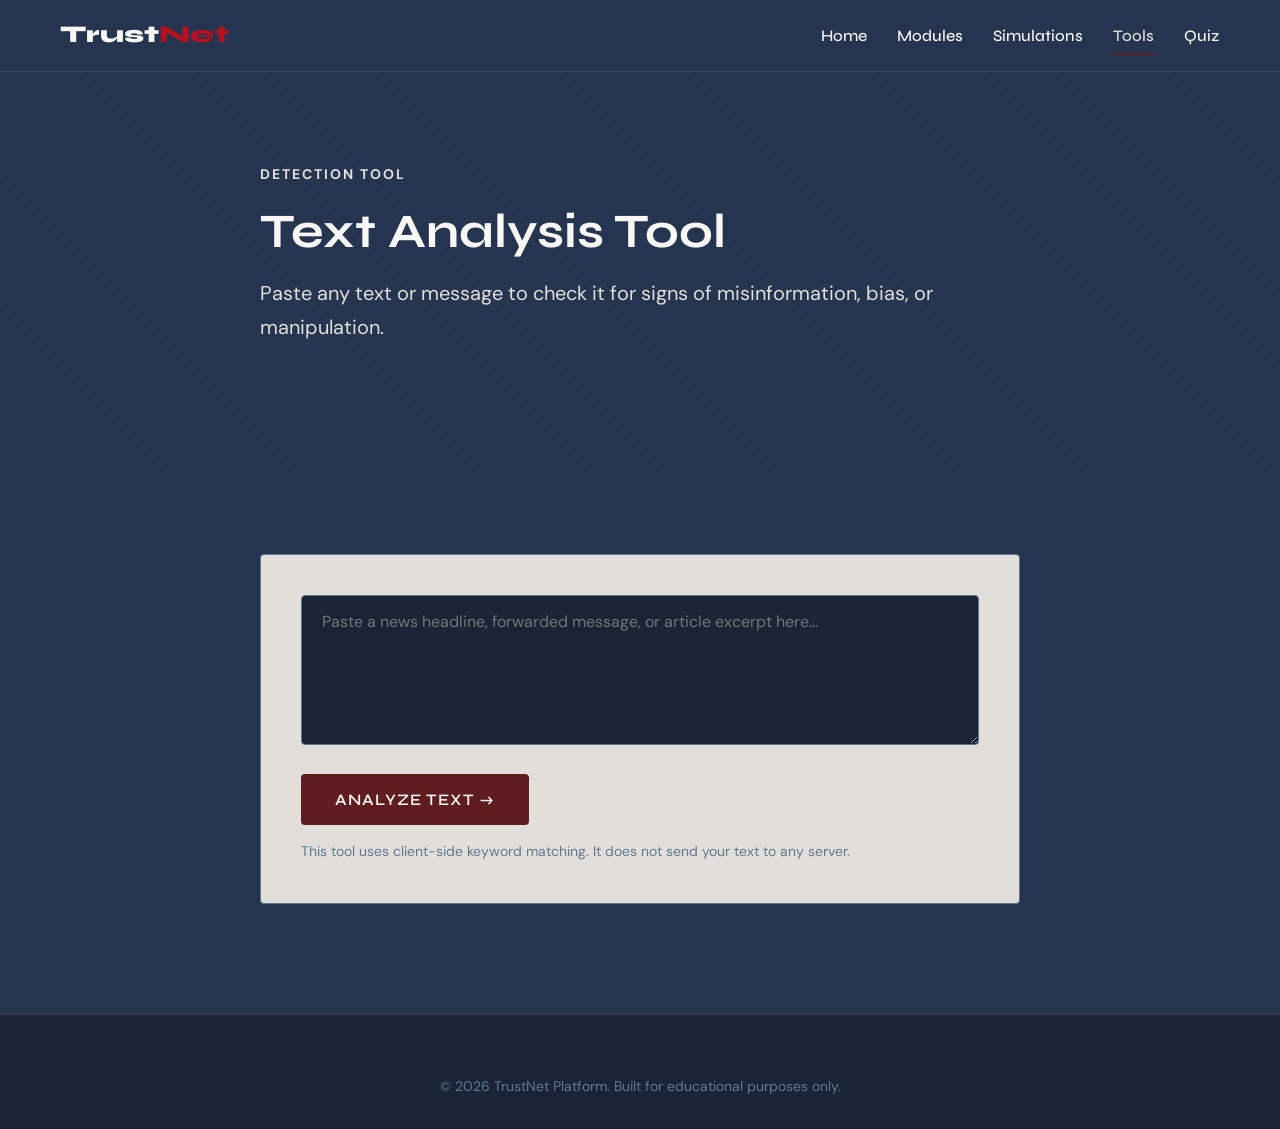
<file: tool-text-analysis.html>
<!DOCTYPE html>
<html lang="en">
<head>
  <meta charset="UTF-8">
  <meta name="viewport" content="width=device-width, initial-scale=1.0">
  <title>Text Analysis Tool | TrustNet</title>
  <link rel="stylesheet" href="css/style.css">
  <style>
    .scanner-ui {
      background: var(--tan);
      padding: 40px;
      border-radius: 4px;
      border: 1px solid var(--slate-gray);
      margin-bottom: 30px;
    }
    textarea.text-input {
      resize: vertical;
      min-height: 150px;
      margin-bottom: 20px;
    }
    
    #results-panel {
      max-height: 0;
      overflow: hidden;
      transition: max-height 0.8s ease;
      background: var(--deep-shadow);
      border-radius: 4px;
      border-left: 4px solid var(--slate-gray);
    }
    .results-inner { padding: 30px; }

    /* Score Bar */
    .score-container {
      margin-bottom: 30px;
    }
    .score-header {
      display: flex;
      justify-content: space-between;
      color: var(--off-white);
      font-weight: bold;
      margin-bottom: 10px;
      font-family: var(--font-heading);
    }
    .score-track {
      width: 100%;
      height: 20px;
      background: var(--space-cadet);
      border-radius: 10px;
      overflow: hidden;
    }
    .score-fill {
      height: 100%;
      width: 0%;
      transition: width 1s cubic-bezier(0.4, 0, 0.2, 1);
      border-radius: 10px;
    }

    /* Flag Grid */
    .flags-grid {
      display: grid;
      grid-template-columns: repeat(2, 1fr);
      gap: 15px;
      margin-bottom: 30px;
    }
    @media (max-width: 600px) {
      .flags-grid { grid-template-columns: 1fr; }
    }
    .flag-tag {
      padding: 12px 15px;
      border-radius: 4px;
      background: var(--space-cadet);
      color: var(--slate-gray);
      display: flex;
      align-items: center;
      gap: 10px;
      border: 1px solid var(--slate-gray);
      font-size: 14px;
      opacity: 0.5;
      transition: all 0.3s;
    }
    .flag-tag.active-red {
      background: rgba(231, 76, 60, 0.1);
      color: #e74c3c;
      border-color: #e74c3c;
      opacity: 1;
    }
    .flag-tag.active-yellow {
      background: rgba(241, 196, 15, 0.1);
      color: #f1c40f;
      border-color: #f1c40f;
      opacity: 1;
    }
    .flag-tag.active-green {
      background: rgba(46, 204, 113, 0.1);
      color: #2ecc71;
      border-color: #2ecc71;
      opacity: 1;
    }

    /* Verdict Box */
    .verdict-box {
      background: var(--tan);
      padding: 20px;
      border-radius: 4px;
      color: var(--space-cadet);
    }
    .verdict-title {
      font-family: var(--font-heading);
      font-size: 24px;
      margin-bottom: 10px;
    }
  </style>
</head>
<body>

  <nav>
    <div class="container nav-container">
      <a href="index.html" class="logo">Trust<span>Net</span></a>
      <button class="mobile-menu-btn" aria-label="Toggle navigation">☰</button>
      <div class="nav-links">
        <a href="index.html">Home</a>
        <a href="module-fake-news.html">Modules</a>
        <a href="simulation-recommendation.html">Simulations</a>
        <a href="tool-url-scanner.html" class="active">Tools</a>
        <a href="quiz.html">Quiz</a>
      </div>
    </div>
  </nav>

  <section class="page-hero">
    <div class="container hero-content fade-in">
      <span class="tag">Detection Tool</span>
      <h1>Text Analysis Tool</h1>
      <p class="hero-desc">Paste any text or message to check it for signs of misinformation, bias, or manipulation.</p>
    </div>
  </section>

  <section class="fade-in">
    <div class="container" style="max-width: 800px;">
      
      <div class="scanner-ui">
        <textarea id="text-input" class="text-input" placeholder="Paste a news headline, forwarded message, or article excerpt here..."></textarea>
        <button id="analyze-btn" class="btn btn-primary">Analyze Text &rarr;</button>
        <p class="text-slate" style="font-size: 14px; margin-top: 15px; margin-bottom: 0;">This tool uses client-side keyword matching. It does not send your text to any server.</p>
      </div>

      <div id="results-panel">
        <div class="results-inner">
          
          <div class="score-container">
            <div class="score-header">
              <span>Credibility Score</span>
              <span id="score-display">0%</span>
            </div>
            <div class="score-track">
              <div id="score-fill" class="score-fill"></div>
            </div>
          </div>

          <h3 style="color: var(--off-white); margin-bottom: 15px;">Language Flags</h3>
          <div class="flags-grid">
            <div id="flag-emotional" class="flag-tag">🔴 Emotional/Sensational</div>
            <div id="flag-absolute" class="flag-tag">🔴 Absolute Claims</div>
            <div id="flag-urgency" class="flag-tag">🟡 Urgency Triggers</div>
            <div id="flag-conspiracy" class="flag-tag">🟡 Conspiracy Indicators</div>
            <div id="flag-neutral" class="flag-tag">🟢 Neutral/Factual Tone</div>
            <div id="flag-hedged" class="flag-tag">🟢 Hedged Language</div>
          </div>

          <div class="verdict-box">
            <div class="verdict-title" id="verdict-title">Analysis Verdict</div>
            <p id="verdict-explanation" style="margin: 0;"></p>
          </div>

          <button id="reset-btn" class="btn btn-outline mt-4">Analyze New Text</button>
        </div>
      </div>
      
    </div>
  </section>

  <footer>
    <div class="container">
      <div class="footer-bottom" style="border:none; padding-top:0;">
        &copy; 2026 TrustNet Platform. Built for educational purposes only.
      </div>
    </div>
  </footer>

  <script src="js/main.js"></script>
  <script src="js/text-analysis.js"></script>
</body>
</html>
</file>
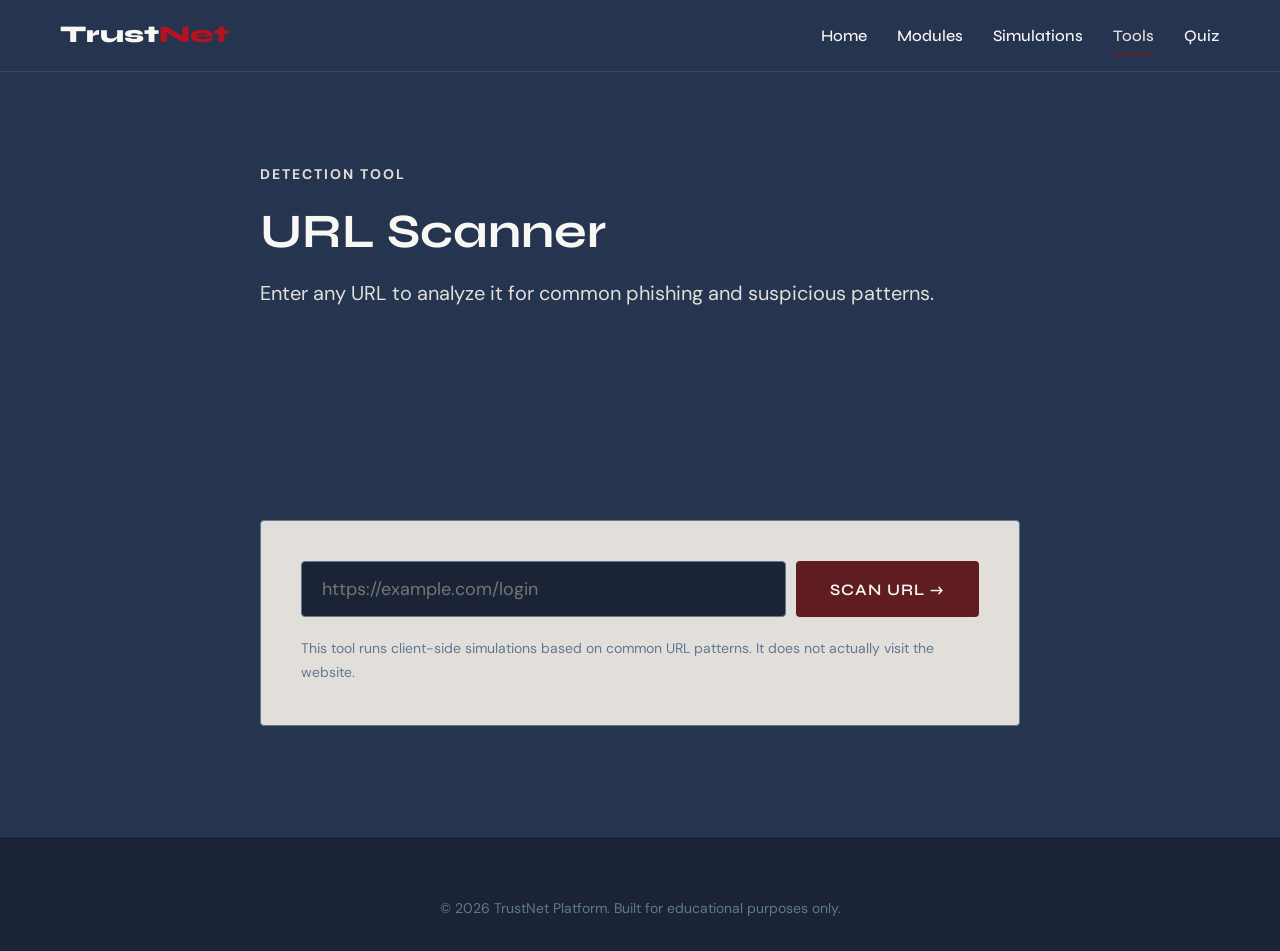
<file: tool-url-scanner.html>
<!DOCTYPE html>
<html lang="en">
<head>
  <meta charset="UTF-8">
  <meta name="viewport" content="width=device-width, initial-scale=1.0">
  <title>URL Scanner Tool | TrustNet</title>
  <link rel="stylesheet" href="css/style.css">
  <style>
    .scanner-ui {
      background: var(--tan);
      padding: 40px;
      border-radius: 4px;
      border: 1px solid var(--slate-gray);
      margin-bottom: 30px;
    }
    .input-group {
      display: flex;
      gap: 10px;
      margin-bottom: 20px;
    }
    @media (max-width: 768px) {
      .input-group { flex-direction: column; }
    }
    .url-input {
      flex: 1;
      margin-bottom: 0 !important;
      font-size: 18px !important;
    }
    
    #results-panel {
      max-height: 0;
      overflow: hidden;
      transition: max-height 0.8s ease;
      background: var(--deep-shadow);
      border-radius: 4px;
      border-left: 4px solid var(--slate-gray);
    }
    
    .results-inner {
      padding: 30px;
    }

    .risk-badge {
      display: inline-block;
      padding: 8px 16px;
      font-family: var(--font-heading);
      font-weight: bold;
      text-transform: uppercase;
      border-radius: 4px;
      margin-bottom: 20px;
      font-size: 18px;
    }
    .badge-safe { background: rgba(46, 204, 113, 0.2); color: #2ecc71; border: 1px solid #2ecc71; }
    .badge-suspicious { background: rgba(241, 196, 15, 0.2); color: #f1c40f; border: 1px solid #f1c40f; }
    .badge-dangerous { background: rgba(231, 76, 60, 0.2); color: #e74c3c; border: 1px solid #e74c3c; }

    .check-list {
      list-style: none;
      margin-bottom: 20px;
    }
    .check-item {
      display: flex;
      align-items: center;
      gap: 10px;
      margin-bottom: 10px;
      color: var(--off-white);
    }
    .check-icon {
      font-weight: bold;
      font-size: 18px;
    }
    .icon-pass { color: #2ecc71; }
    .icon-fail { color: #e74c3c; }

    .summary-box {
      background: var(--space-cadet);
      padding: 20px;
      border-radius: 4px;
      margin-bottom: 20px;
    }
    
    .action-box {
      background: var(--tan);
      color: var(--space-cadet);
      padding: 20px;
      border-radius: 4px;
      font-weight: bold;
    }
  </style>
</head>
<body>

  <nav>
    <div class="container nav-container">
      <a href="index.html" class="logo">Trust<span>Net</span></a>
      <button class="mobile-menu-btn" aria-label="Toggle navigation">☰</button>
      <div class="nav-links">
        <a href="index.html">Home</a>
        <a href="module-fake-news.html">Modules</a>
        <a href="simulation-recommendation.html">Simulations</a>
        <a href="tool-url-scanner.html" class="active">Tools</a>
        <a href="quiz.html">Quiz</a>
      </div>
    </div>
  </nav>

  <section class="page-hero">
    <div class="container hero-content fade-in">
      <span class="tag">Detection Tool</span>
      <h1>URL Scanner</h1>
      <p class="hero-desc">Enter any URL to analyze it for common phishing and suspicious patterns.</p>
    </div>
  </section>

  <section class="fade-in">
    <div class="container" style="max-width: 800px;">
      
      <div class="scanner-ui">
        <div class="input-group">
          <input type="url" id="url-input" class="url-input" placeholder="https://example.com/login" aria-label="URL to scan">
          <button id="scan-btn" class="btn btn-primary">Scan URL &rarr;</button>
        </div>
        <p class="text-slate" style="font-size: 14px; margin: 0;">This tool runs client-side simulations based on common URL patterns. It does not actually visit the website.</p>
      </div>

      <div id="results-panel">
        <div class="results-inner">
          <div id="risk-badge" class="risk-badge badge-safe">Safe</div>
          
          <h3 style="color: var(--off-white); border-bottom: 1px solid var(--slate-gray); padding-bottom: 10px; margin-bottom: 20px;">Analysis Breakdown</h3>
          
          <ul class="check-list" id="check-list">
            <!-- Populated by JS -->
          </ul>
          
          <div class="summary-box">
            <h4 style="color: var(--tan); margin-bottom: 5px;">Summary</h4>
            <p id="summary-text" style="margin: 0; color: var(--off-white); font-size: 14px;"></p>
          </div>
          
          <div class="action-box">
            <h4 style="color: var(--caput-mortuum); margin-bottom: 5px;">What to do:</h4>
            <p id="action-text" style="margin: 0; font-size: 14px;"></p>
          </div>
          
          <button id="reset-btn" class="btn btn-outline mt-4">Scan Another URL</button>
        </div>
      </div>
      
    </div>
  </section>

  <footer>
    <div class="container">
      <div class="footer-bottom" style="border:none; padding-top:0;">
        &copy; 2026 TrustNet Platform. Built for educational purposes only.
      </div>
    </div>
  </footer>

  <script src="js/main.js"></script>
  <script src="js/url-scanner.js"></script>
</body>
</html>
</file>
<file: css/style.css>
@import url('https://fonts.googleapis.com/css2?family=DM+Sans:ital,opsz,wght@0,9..40,400;0,9..40,500;0,9..40,700;1,9..40,400&family=Syne:wght@400;500;600;700;800&display=swap');

:root {
  /* Primary Brand Colors */
  --space-cadet: #25344F;
  /* Dominant Dark / Headers / Primary UI */
  --caput-mortuum: #5f1d22;

  --color1: #b31320;
  /* Primary Accent / CTAs / Key Branding */

  /* Neutral & Supporting Shades */
  --slate-gray: #617891;
  /* Secondary Text / Subtle Borders / Icons */
  --tan: #e2dfdb;
  /* Background Accents / Soft Sections / Highlights */
  --coffee: #6F4D38;
  /* Tertiary Accent / Hover states for Caput Mortuum */

  /* Utility & Functional Colors */
  --off-white: #F9F7F4;
  /* Page background for light mode or text on dark */
  --deep-shadow: #1A2436;
  /* Darker variant of Space Cadet for depth */
  --accent-glow: rgba(99, 32, 36, 0.15);
  /* Soft glow for Caput Mortuum */

  /* Typography */
  --font-heading: 'Syne', sans-serif;
  --font-body: 'DM Sans', sans-serif;
}

* {
  margin: 0;
  padding: 0;
  box-sizing: border-box;
}

body {
  font-family: var(--font-body);
  background-color: var(--space-cadet);
  color: var(--off-white);
  font-size: 16px;
  line-height: 1.7;
  overflow-x: hidden;
}

h1,
h2,
h3,
h4,
h5,
h6 {
  font-family: var(--font-heading);
  font-weight: 700;
  color: var(--off-white);
  margin-bottom: 1rem;
}

h1 {
  font-size: clamp(36px, 5vw, 48px);
  line-height: 1.2;
}

h2 {
  font-size: clamp(28px, 4vw, 36px);
}

h3 {
  font-size: clamp(22px, 3vw, 28px);
}

h4 {
  font-size: 22px;
}

h5 {
  font-size: 18px;
}

p {
  margin-bottom: 1rem;
}

a {
  text-decoration: none;
  color: var(--tan);
  transition: all 0.25s ease;
}

a:hover {
  color: var(--off-white);
}

img {
  max-width: 100%;
  height: auto;
  display: block;
}

/* Base Classes */
.container {
  width: 100%;
  max-width: 1200px;
  margin: 0 auto;
  padding: 0 20px;
}

.text-tan {
  color: var(--tan);
}

.text-caput {
  color: var(--caput-mortuum);
}

.text-slate {
  color: var(--slate-gray);
}

.bg-tan {
  background-color: var(--tan);
  color: var(--space-cadet);
}

.bg-tan h1,
.bg-tan h2,
.bg-tan h3 {
  color: var(--space-cadet);
}

.bg-shadow {
  background-color: var(--deep-shadow);
}

/* Buttons */
.btn {
  display: inline-block;
  padding: 14px 32px;
  font-family: var(--font-heading);
  text-transform: uppercase;
  font-weight: 600;
  text-align: center;
  border-radius: 4px;
  cursor: pointer;
  transition: all 0.25s ease;
  border: 2px solid transparent;
  font-size: 16px;
  letter-spacing: 1px;
}

.btn-primary {
  background-color: var(--caput-mortuum);
  color: var(--off-white);
}

.btn-primary:hover {
  background-color: var(--coffee);
  transform: translateY(-2px);
  box-shadow: 0 6px 20px var(--accent-glow);
  color: var(--off-white);
}

.btn-outline {
  background-color: transparent;
  border-color: var(--off-white);
  color: var(--off-white);
}

.btn-outline:hover {
  background-color: var(--off-white);
  color: var(--space-cadet);
  transform: translateY(-2px);
}

.btn-tan {
  background-color: transparent;
  border-color: var(--space-cadet);
  color: var(--space-cadet);
}

.btn-tan:hover {
  background-color: var(--space-cadet);
  color: var(--tan);
}

/* Tags */
.tag {
  display: inline-block;
  text-transform: uppercase;
  letter-spacing: 2px;
  font-size: 14px;
  font-weight: 700;
  color: var(--tan);
  margin-bottom: 1rem;
}

/* Section Spacing */
section {
  padding: 80px 0;
}

/* Navigation */
nav {
  position: fixed;
  top: 0;
  left: 0;
  width: 100%;
  background-color: var(--space-cadet);
  border-bottom: 1px solid rgba(97, 120, 145, 0.3);
  /* Transparent Slate Gray */
  z-index: 1000;
  transition: all 0.25s ease;
  padding: 15px 0;
}

nav.scrolled {
  box-shadow: 0 4px 20px rgba(0, 0, 0, 0.4);
  background-color: rgba(37, 52, 79, 0.95);
  backdrop-filter: blur(10px);
}

.nav-container {
  display: flex;
  justify-content: space-between;
  align-items: center;
}

.logo {
  font-family: var(--font-heading);
  font-size: 24px;
  font-weight: 800;
  color: var(--off-white);
  display: flex;
  align-items: center;
}

.logo span {
  color: var(--color1);
}

.nav-links {
  display: flex;
  gap: 30px;
  align-items: center;
}

.nav-links a {
  color: var(--off-white);
  font-family: var(--font-heading);
  font-weight: 500;
  font-size: 16px;
  position: relative;
}

.nav-links a:hover {
  color: var(--tan);
}

.nav-links a.active {
  color: var(--tan);
}

.nav-links a.active::after {
  content: '';
  position: absolute;
  bottom: -6px;
  left: 0;
  width: 100%;
  height: 2px;
  background-color: var(--caput-mortuum);
}

.mobile-menu-btn {
  display: none;
  font-size: 28px;
  background: none;
  border: none;
  color: var(--off-white);
  cursor: pointer;
}

/* Footer */
footer {
  background-color: var(--deep-shadow);
  padding: 60px 0 30px;
  border-top: 1px solid rgba(97, 120, 145, 0.3);
}

.footer-content {
  display: flex;
  justify-content: space-between;
  flex-wrap: wrap;
  gap: 40px;
  margin-bottom: 40px;
}

.footer-left h3 {
  font-size: 24px;
  margin-bottom: 10px;
}

.footer-left h3 span {
  color: var(--color1);
}

.footer-left p {
  color: var(--slate-gray);
  max-width: 300px;
}

.footer-right h4 {
  color: var(--off-white);
  margin-bottom: 15px;
}

.footer-right ul {
  list-style: none;
}

.footer-right ul li {
  margin-bottom: 10px;
}

.footer-right ul li a {
  color: var(--slate-gray);
}

.footer-right ul li a:hover {
  color: var(--tan);
}

.footer-bottom {
  text-align: center;
  padding-top: 20px;
  border-top: 1px solid rgba(97, 120, 145, 0.2);
  color: var(--slate-gray);
  font-size: 14px;
}

/* Hero Section (Reusable) */
.page-hero {
  padding: 160px 0 100px;
  background: var(--space-cadet);
  position: relative;
  overflow: hidden;
}

.page-hero::before {
  content: '';
  position: absolute;
  top: 0;
  left: 0;
  width: 100%;
  height: 100%;
  background: repeating-linear-gradient(45deg,
      rgba(97, 120, 145, 0.05),
      rgba(97, 120, 145, 0.05) 1px,
      transparent 1px,
      transparent 10px);
  pointer-events: none;
}

.hero-content {
  position: relative;
  max-width: 800px;
  z-index: 2;
}

.hero-desc {
  font-size: 20px;
  color: var(--tan);
  margin-bottom: 30px;
}

.hero-buttons {
  display: flex;
  gap: 20px;
  flex-wrap: wrap;
}

/* Grids and Cards */
.grid-3 {
  display: grid;
  grid-template-columns: repeat(3, 1fr);
  gap: 30px;
}

.grid-2 {
  display: grid;
  grid-template-columns: repeat(2, 1fr);
  gap: 30px;
}

.card {
  background-color: var(--tan);
  border: 1px solid var(--slate-gray);
  border-radius: 4px;
  padding: 30px;
  color: var(--space-cadet);
  transition: all 0.25s ease;
  position: relative;
}

.card h3 {
  color: var(--space-cadet);
}

.card-dark {
  background-color: var(--deep-shadow);
  border: none;
  border-left: 4px solid var(--color1);
  color: var(--off-white);
}

.card-dark h3 {
  color: var(--off-white);
}

.card-dark p {
  color: var(--slate-gray);
}

.card-dark a {
  color: var(--color1);
  font-weight: bold;
  display: inline-block;
  margin-top: 15px;
}

.card-dark a:hover {
  color: var(--tan);
}

.icon-wrapper {
  width: 50px;
  height: 50px;
  background-color: var(--caput-mortuum);
  display: flex;
  align-items: center;
  justify-content: center;
  border-radius: 4px;
  margin-bottom: 20px;
}

.icon-wrapper svg {
  width: 24px;
  height: 24px;
  fill: var(--off-white);
}

/* Animations (Intersection Observer) */
.fade-in {
  opacity: 0;
  transform: translateY(20px);
  transition: opacity 0.6s ease, transform 0.6s ease;
}

.fade-in.visible {
  opacity: 1;
  transform: translateY(0);
}

/* Callout Box */
.callout {
  background-color: var(--deep-shadow);
  border-left: 4px solid var(--caput-mortuum);
  padding: 20px 30px;
  margin: 30px 0;
  border-radius: 0 4px 4px 0;
}

/* Inputs and Forms */
input[type="text"],
input[type="url"],
textarea {
  width: 100%;
  background-color: var(--deep-shadow);
  border: 1px solid var(--slate-gray);
  color: var(--off-white);
  padding: 15px 20px;
  font-family: var(--font-body);
  font-size: 16px;
  border-radius: 4px;
  transition: all 0.25s ease;
  margin-bottom: 20px;
}

input:focus,
textarea:focus {
  outline: none;
  border-color: var(--caput-mortuum);
  box-shadow: 0 0 0 2px var(--accent-glow);
}

/* Utilities */
.text-center {
  text-align: center;
}

.mt-4 {
  margin-top: 2rem;
}

.mb-4 {
  margin-bottom: 2rem;
}

.mb-2 {
  margin-bottom: 1rem;
}

.flex-center {
  display: flex;
  align-items: center;
  justify-content: center;
}

/* Responsive Media Queries */
@media (max-width: 1024px) {
  .grid-3 {
    grid-template-columns: repeat(2, 1fr);
  }
}

@media (max-width: 768px) {
  h1 {
    font-size: clamp(32px, 8vw, 40px);
  }

  h2 {
    font-size: clamp(26px, 6vw, 32px);
  }

  .grid-3,
  .grid-2 {
    grid-template-columns: 1fr;
  }

  .nav-links {
    position: absolute;
    top: 100%;
    left: 0;
    width: 100%;
    background-color: var(--space-cadet);
    flex-direction: column;
    padding: 20px 0;
    gap: 20px;
    border-bottom: 1px solid var(--slate-gray);
    clip-path: polygon(0 0, 100% 0, 100% 0, 0 0);
    transition: clip-path 0.3s ease-in-out;
  }

  .nav-links.active {
    clip-path: polygon(0 0, 100% 0, 100% 100%, 0 100%);
  }

  .mobile-menu-btn {
    display: block;
  }

  .hero-buttons {
    flex-direction: column;
    width: 100%;
  }

  .btn {
    width: 100%;
  }

  .footer-content {
    flex-direction: column;
  }
}
</file>
